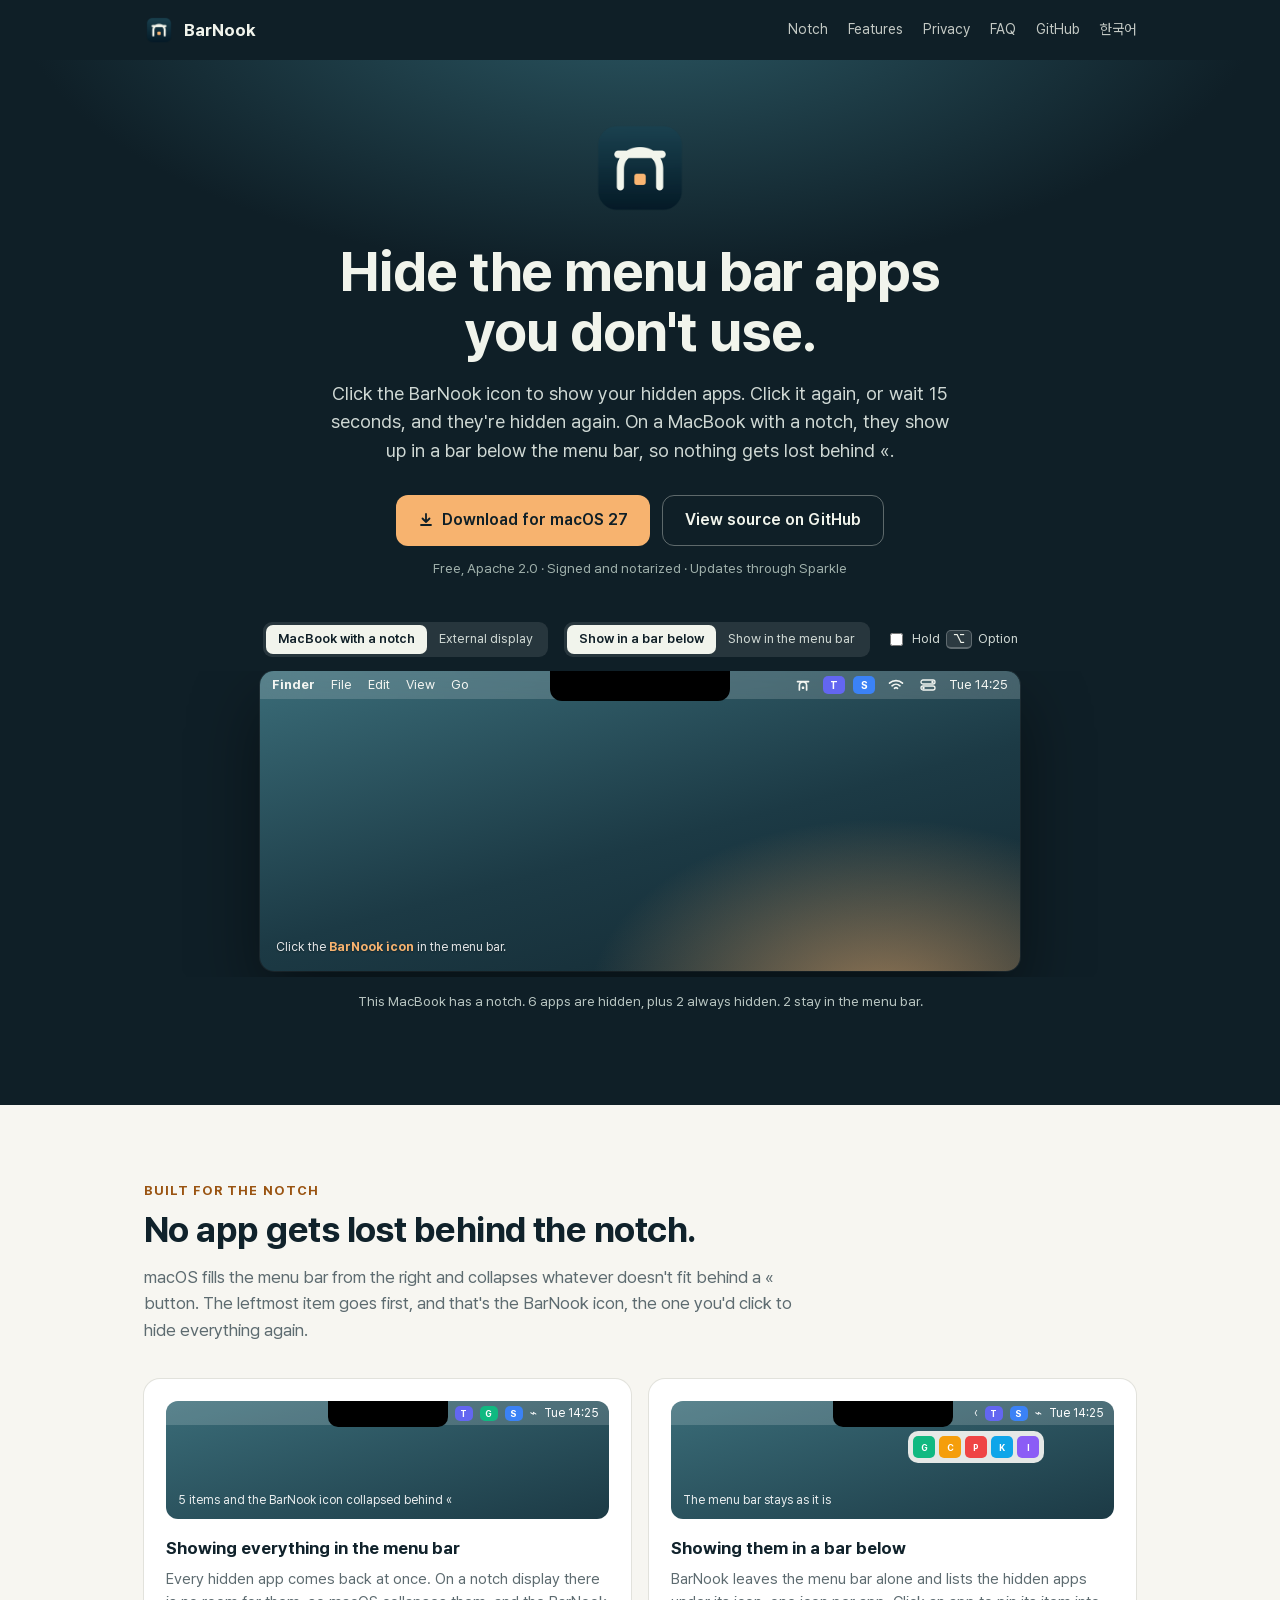
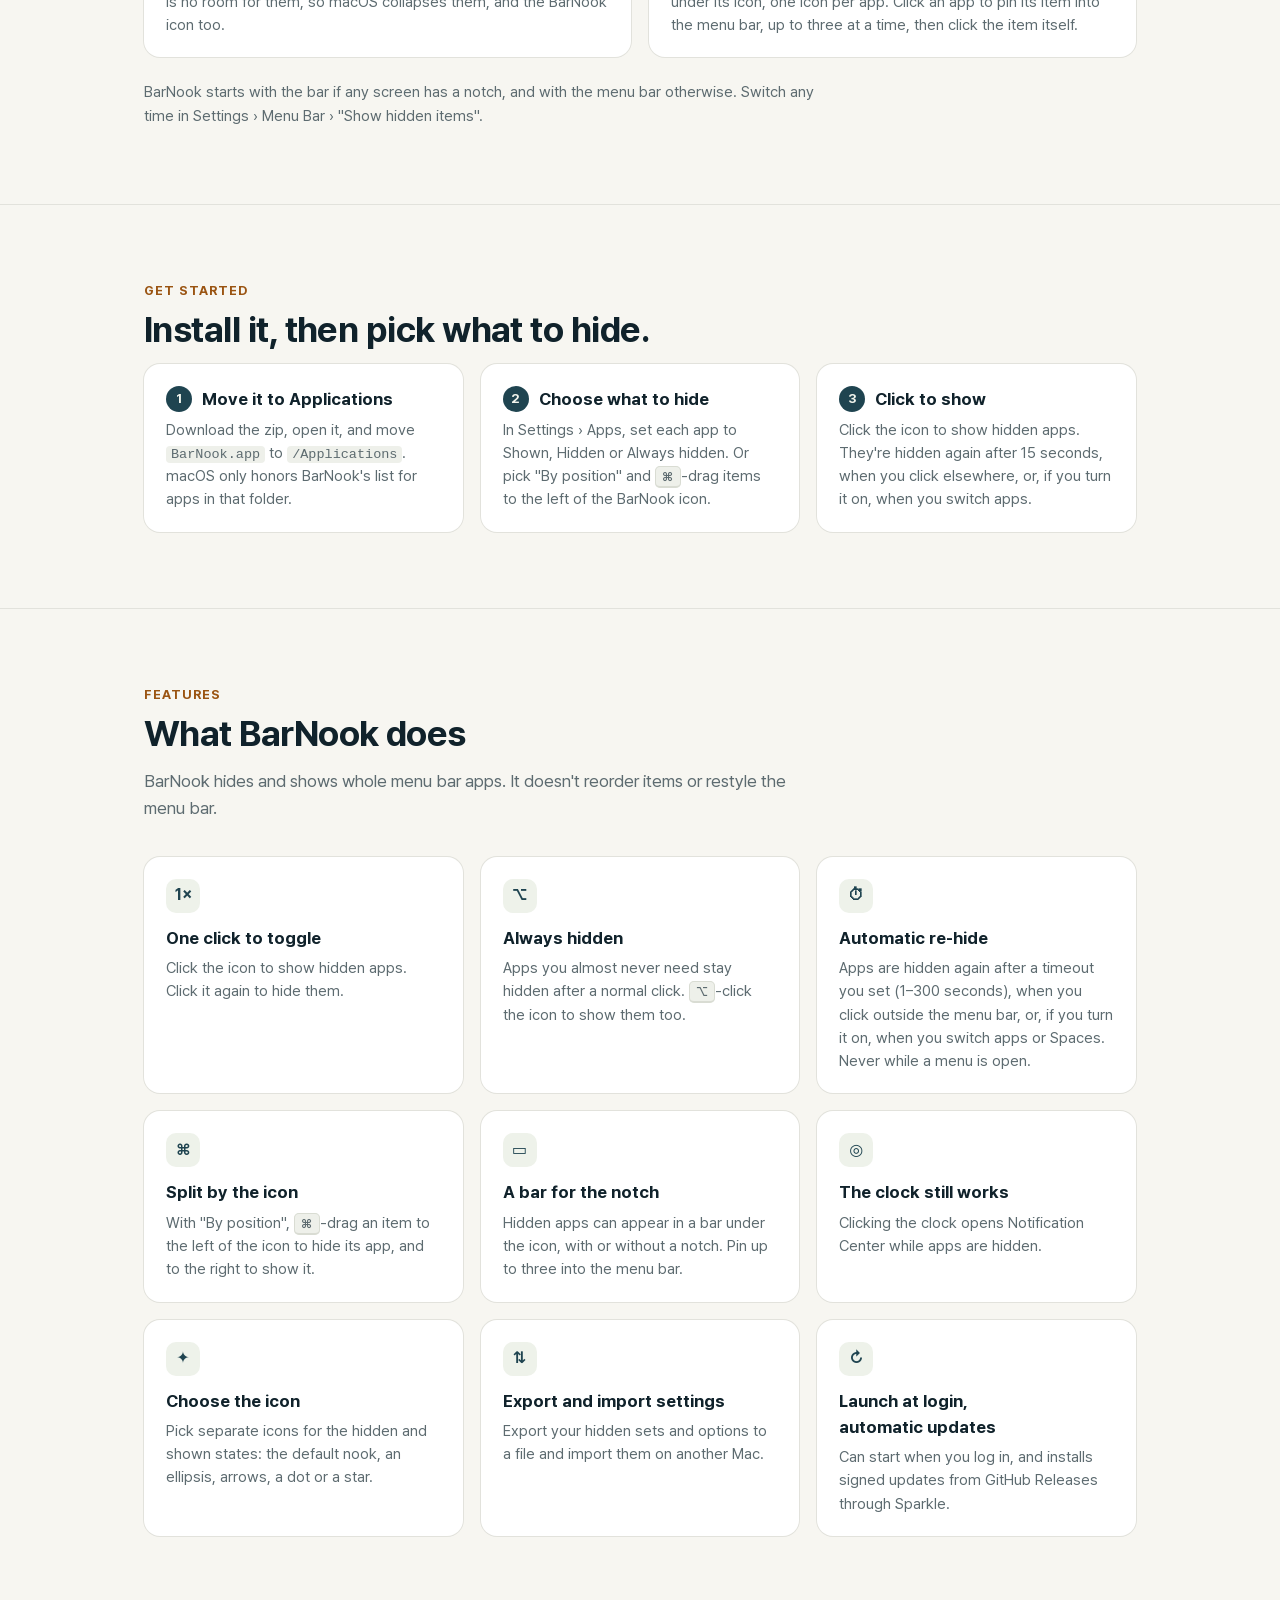
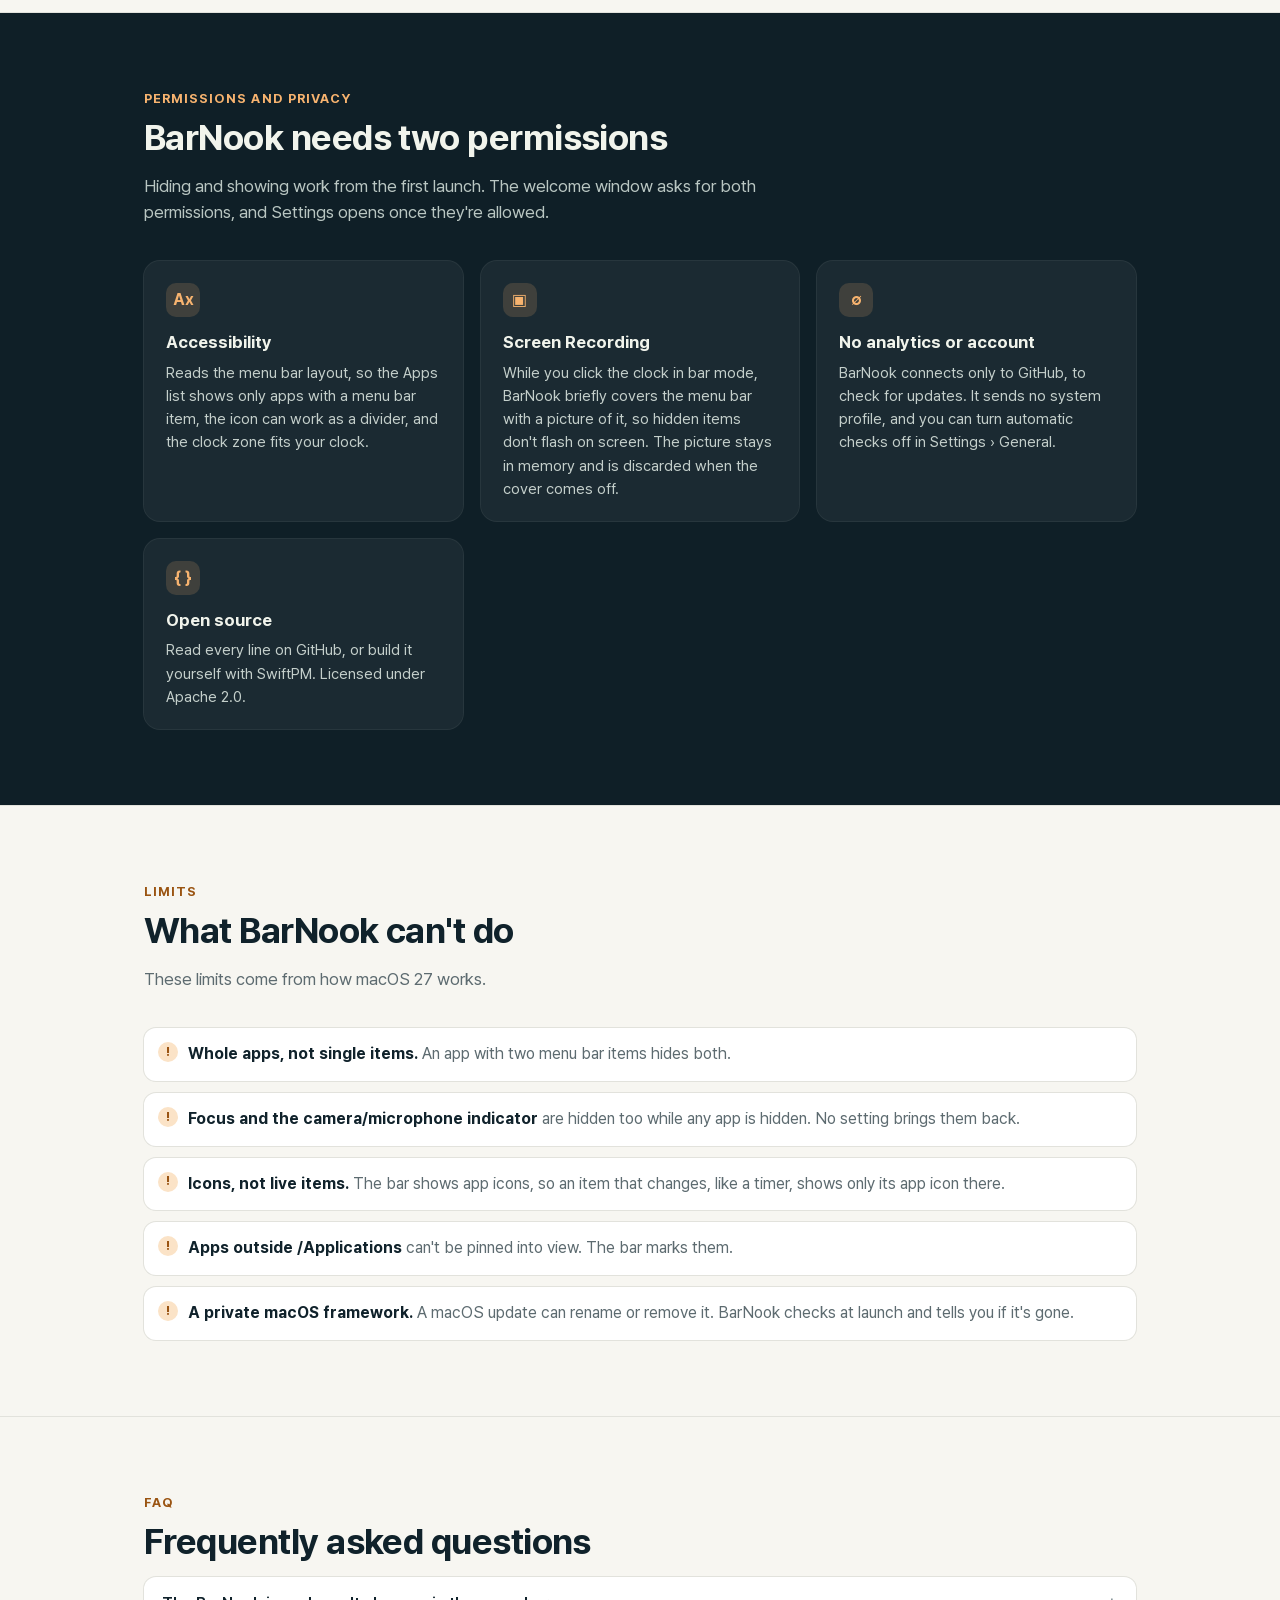
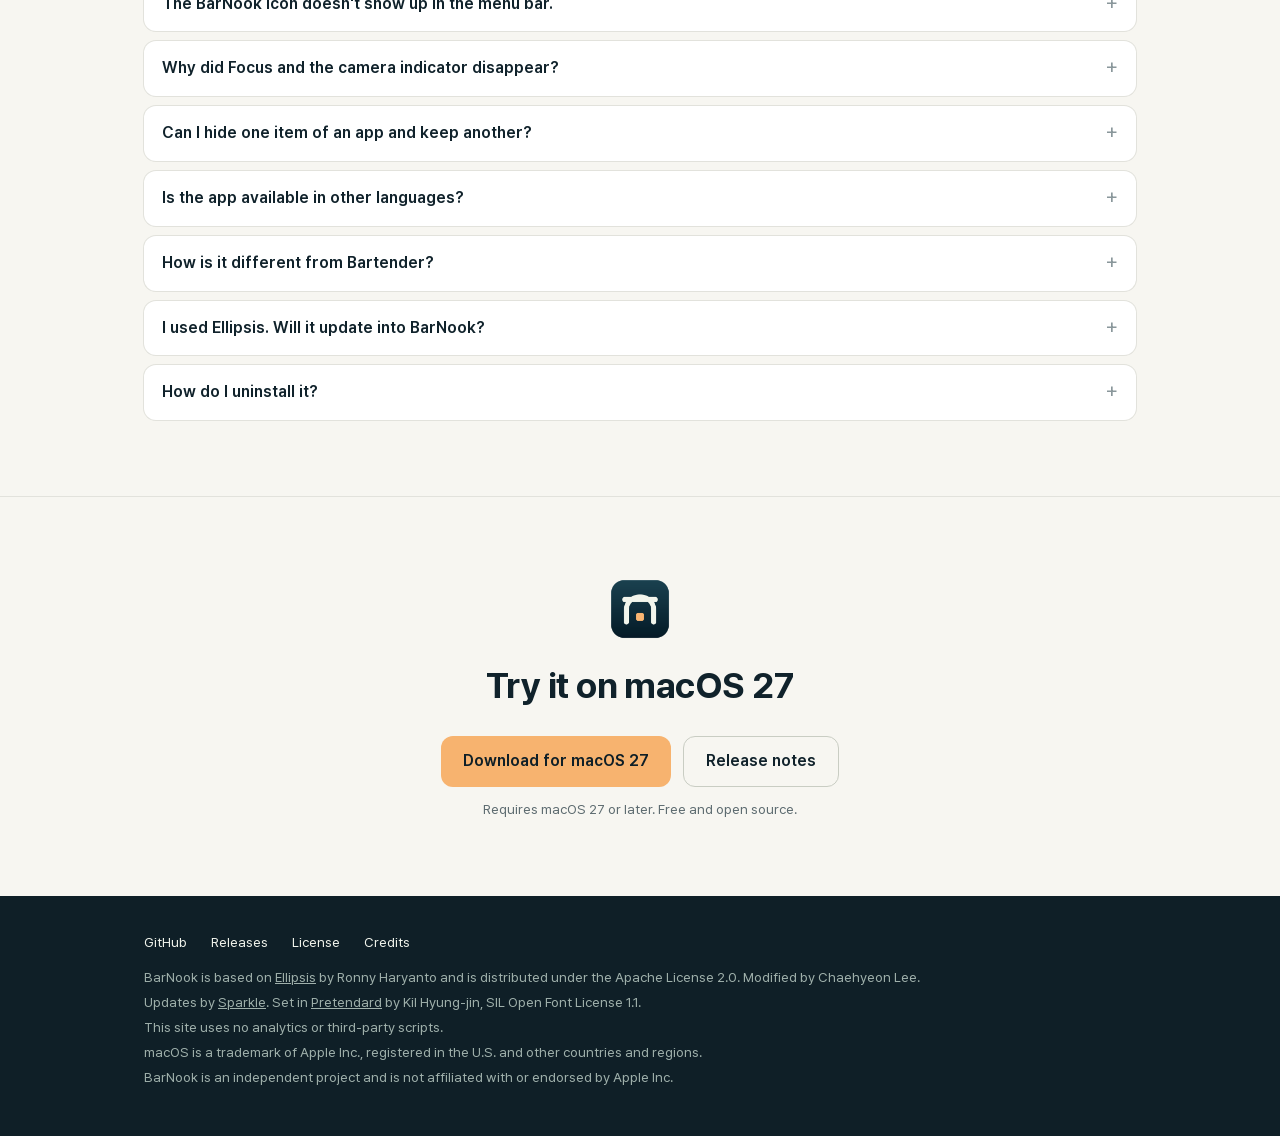
<file: site/index.html>
<!doctype html>
<html lang="en" class="no-js">
<head>
<meta charset="utf-8">
<meta name="viewport" content="width=device-width, initial-scale=1">
<script>document.documentElement.className='js'</script>
<title>BarNook — Hide menu bar apps on macOS 27</title>
<meta name="description" content="BarNook hides the menu bar apps you don't need right now and shows them with one click. Built for macOS 27 and MacBooks with a notch. Free and open source.">
<link rel="canonical" href="https://devch.co.kr/barnook/">
<link rel="alternate" hreflang="en" href="https://devch.co.kr/barnook/">
<link rel="alternate" hreflang="ko" href="https://devch.co.kr/barnook/ko/">
<link rel="alternate" hreflang="x-default" href="https://devch.co.kr/barnook/">
<meta property="og:type" content="website">
<meta property="og:site_name" content="BarNook">
<meta property="og:title" content="BarNook — Hide menu bar apps on macOS 27">
<meta property="og:description" content="Hide the menu bar apps you don't need right now, and show them with one click. Built for MacBooks with a notch. Free and open source.">
<meta property="og:url" content="https://devch.co.kr/barnook/">
<meta property="og:locale" content="en_US">
<meta property="og:locale:alternate" content="ko_KR">
<meta property="og:image" content="https://devch.co.kr/barnook/assets/og/og-en.png">
<meta property="og:image:width" content="1200">
<meta property="og:image:height" content="630">
<meta property="og:image:alt" content="BarNook: Hide the menu bar apps you don't use.">
<meta name="twitter:card" content="summary_large_image">
<meta name="theme-color" content="#0f1f27">
<link rel="icon" type="image/png" href="assets/favicon-64.png">
<link rel="apple-touch-icon" href="assets/apple-touch-icon.png">
<link rel="preload" href="assets/fonts/PretendardVariable.woff2" as="font" type="font/woff2" crossorigin>
<link rel="stylesheet" href="assets/site.css">
<script src="assets/site.js" defer></script>
</head>
<body>

<header>
  <nav class="wrap nav">
    <a class="brand" href="#"><img src="assets/icon-256.png" alt="" width="30" height="30">BarNook</a>
    <div class="links">
      <a href="#notch">Notch</a>
      <a href="#features">Features</a>
      <a href="#privacy">Privacy</a>
      <a href="#faq">FAQ</a>
      <a class="gh" href="https://github.com/chlee1001/barnook">GitHub</a>
      <a class="lang" href="ko/" hreflang="ko" lang="ko">한국어</a>
    </div>
  </nav>
</header>

<div class="hero">
  <div class="wrap">
    <img class="icon" src="assets/icon-256.png" alt="BarNook app icon" width="104" height="104">
    <h1>Hide the menu bar apps<br>you don't use.</h1>
    <p class="lede">Click the BarNook icon to show your hidden apps. Click it again, or wait 15 seconds, and they're hidden again. On a MacBook with a notch, they show up in a bar below the menu bar, so nothing gets lost behind «.</p>
    <div class="cta">
      <a class="btn primary" href="https://github.com/chlee1001/barnook/releases/latest">
        <svg width="16" height="16" viewBox="0 0 16 16" aria-hidden="true"><path d="M8 2v8m-3.5-3.5L8 10l3.5-3.5M3 13h10" fill="none" stroke="currentColor" stroke-width="1.8" stroke-linecap="round" stroke-linejoin="round"/></svg>
        Download for macOS 27
      </a>
      <a class="btn ghost" href="https://github.com/chlee1001/barnook">View source on GitHub</a>
    </div>
    <div class="meta">Free, Apache 2.0 · Signed and notarized · Updates through Sparkle</div>

    <div class="demo" role="group" aria-label="Interactive demo of the BarNook menu bar">
      <div class="demo-controls">
        <div class="seg" id="displaySeg">
          <button type="button" data-v="notch" class="on" aria-pressed="true">MacBook with a notch</button>
          <button type="button" data-v="plain" aria-pressed="false">External display</button>
        </div>
        <div class="seg" id="placementSeg">
          <button type="button" data-v="bar" class="on" aria-pressed="true">Show in a bar below</button>
          <button type="button" data-v="menubar" aria-pressed="false">Show in the menu bar</button>
        </div>
        <label><input type="checkbox" id="optBox"> Hold <kbd>⌥</kbd> Option</label>
      </div>
      <div class="stage-scroll">
        <div class="stage" id="stage">
          <div class="mb" id="mb">
            <div class="mb-left" id="mbLeft"><b>Finder</b><span>File</span><span>Edit</span><span>View</span><span>Go</span></div>
            <div class="mb-right">
              <div class="mb-apps" id="mbApps"><span class="it" style="background:#3b82f6" title="Syncly">S</span><span class="it" style="background:#6366f1" title="Tunnel">T</span><button type="button" class="bn" id="bnIcon" title="BarNook — click to show hidden apps"><svg width="16" height="16" viewBox="0 0 16 16"><path d="M2.5 4.6h11M4.4 13V8.4a3.6 3.6 0 0 1 7.2 0V13" fill="none" stroke="currentColor" stroke-width="1.7" stroke-linecap="round"/><rect x="6.8" y="9.6" width="2.4" height="2.4" rx=".6" fill="currentColor"/></svg></button></div>
              <span class="sys" title="Wi-Fi"><svg width="16" height="12" viewBox="0 0 16 12" aria-hidden="true"><path d="M1.5 4.2a9.5 9.5 0 0 1 13 0M4 6.8a6 6 0 0 1 8 0M6.4 9.3a2.5 2.5 0 0 1 3.2 0" fill="none" stroke="currentColor" stroke-width="1.6" stroke-linecap="round"/></svg></span>
              <span class="sys" title="Control Center"><svg width="16" height="12" viewBox="0 0 16 12" aria-hidden="true"><rect x="1" y="1" width="14" height="4" rx="2" fill="none" stroke="currentColor" stroke-width="1.3"/><circle cx="12.5" cy="3" r="1.2" fill="currentColor"/><rect x="1" y="7" width="14" height="4" rx="2" fill="none" stroke="currentColor" stroke-width="1.3"/><circle cx="3.5" cy="9" r="1.2" fill="currentColor"/></svg></span>
              <span class="clock" id="clock">Tue 14:25</span>
            </div>
          </div>
          <div class="notch"></div>
          <div class="panel off" id="panel"></div>
          <div class="overflow off" id="overflow"></div>
          <div class="desk-hint" id="deskHint">Click the <b>BarNook icon</b> in the menu bar.</div>
        </div>
      </div>
      <p class="demo-caption" id="caption" aria-live="polite">This MacBook has a notch. 6 apps are hidden, plus 2 always hidden. 2 stay in the menu bar.</p>
    </div>
  </div>
</div>

<section id="notch">
  <div class="wrap">
    <p class="eyebrow">Built for the notch</p>
    <h2>No app gets lost behind the notch.</h2>
    <p class="intro">macOS fills the menu bar from the right and collapses whatever doesn't fit behind a « button. The leftmost item goes first, and that's the BarNook icon, the one you'd click to hide everything again.</p>
    <div class="grid g2">
      <div class="card">
        <div class="mini">
          <div class="bar"><span class="more">«</span><span class="it" style="background:#6366f1">T</span><span class="it" style="background:#10b981">G</span><span class="it" style="background:#3b82f6">S</span><span>⌁</span><span class="clk">Tue 14:25</span></div>
          <div class="n"></div>
          <div class="tag bad">5 items and the BarNook icon collapsed behind «</div>
        </div>
        <h3>Showing everything in the menu bar</h3>
        <p>Every hidden app comes back at once. On a notch display there is no room for them, so macOS collapses them, and the BarNook icon too.</p>
      </div>
      <div class="card">
        <div class="mini">
          <div class="bar"><span class="chev">‹</span><span class="it" style="background:#6366f1">T</span><span class="it" style="background:#3b82f6">S</span><span>⌁</span><span class="clk">Tue 14:25</span></div>
          <div class="n"></div>
          <div class="pan"><span class="it" style="background:#10b981">G</span><span class="it" style="background:#f59e0b">C</span><span class="it" style="background:#ef4444">P</span><span class="it" style="background:#0ea5e9">K</span><span class="it" style="background:#8b5cf6">I</span></div>
          <div class="tag good">The menu bar stays as it is</div>
        </div>
        <h3>Showing them in a bar below</h3>
        <p>BarNook leaves the menu bar alone and lists the hidden apps under its icon, one icon per app. Click an app to pin its item into the menu bar, up to three at a time, then click the item itself.</p>
      </div>
    </div>
    <p class="intro note">BarNook starts with the bar if any screen has a notch, and with the menu bar otherwise. Switch any time in Settings › Menu Bar › "Show hidden items".</p>
  </div>
</section>

<section id="how">
  <div class="wrap">
    <p class="eyebrow">Get started</p>
    <h2>Install it, then pick what to hide.</h2>
    <div class="grid g3 steps">
      <div class="card">
        <h3>Move it to Applications</h3>
        <p>Download the zip, open it, and move <code>BarNook.app</code> to <code>/Applications</code>. macOS only honors BarNook's list for apps in that folder.</p>
      </div>
      <div class="card">
        <h3>Choose what to hide</h3>
        <p>In Settings › Apps, set each app to Shown, Hidden or Always hidden. Or pick "By position" and <kbd>⌘</kbd>-drag items to the left of the BarNook icon.</p>
      </div>
      <div class="card">
        <h3>Click to show</h3>
        <p>Click the icon to show hidden apps. They're hidden again after 15 seconds, when you click elsewhere, or, if you turn it on, when you switch apps.</p>
      </div>
    </div>
  </div>
</section>

<section id="features">
  <div class="wrap">
    <p class="eyebrow">Features</p>
    <h2>What BarNook does</h2>
    <p class="intro">BarNook hides and shows whole menu bar apps. It doesn't reorder items or restyle the menu bar.</p>
    <div class="grid g3">
      <div class="card"><div class="k" aria-hidden="true">1×</div><h3>One click to toggle</h3><p>Click the icon to show hidden apps. Click it again to hide them.</p></div>
      <div class="card"><div class="k" aria-hidden="true">⌥</div><h3>Always hidden</h3><p>Apps you almost never need stay hidden after a normal click. <kbd>⌥</kbd>-click the icon to show them too.</p></div>
      <div class="card"><div class="k" aria-hidden="true">⏱</div><h3>Automatic re-hide</h3><p>Apps are hidden again after a timeout you set (1–300 seconds), when you click outside the menu bar, or, if you turn it on, when you switch apps or Spaces. Never while a menu is open.</p></div>
      <div class="card"><div class="k" aria-hidden="true">⌘</div><h3>Split by the icon</h3><p>With "By position", <kbd>⌘</kbd>-drag an item to the left of the icon to hide its app, and to the right to show it.</p></div>
      <div class="card"><div class="k" aria-hidden="true">▭</div><h3>A bar for the notch</h3><p>Hidden apps can appear in a bar under the icon, with or without a notch. Pin up to three into the menu bar.</p></div>
      <div class="card"><div class="k" aria-hidden="true">◎</div><h3>The clock still works</h3><p>Clicking the clock opens Notification Center while apps are hidden.</p></div>
      <div class="card"><div class="k" aria-hidden="true">✦</div><h3>Choose the icon</h3><p>Pick separate icons for the hidden and shown states: the default nook, an ellipsis, arrows, a dot or a star.</p></div>
      <div class="card"><div class="k" aria-hidden="true">⇅</div><h3>Export and import settings</h3><p>Export your hidden sets and options to a file and import them on another Mac.</p></div>
      <div class="card"><div class="k" aria-hidden="true">↻</div><h3>Launch at login, automatic updates</h3><p>Can start when you log in, and installs signed updates from GitHub Releases through Sparkle.</p></div>
    </div>
  </div>
</section>

<section id="privacy" class="privacy">
  <div class="wrap">
    <p class="eyebrow">Permissions and privacy</p>
    <h2>BarNook needs two permissions</h2>
    <p class="intro">Hiding and showing work from the first launch. The welcome window asks for both permissions, and Settings opens once they're allowed.</p>
    <div class="grid g2">
      <div class="card"><div class="k" aria-hidden="true">Ax</div><h3>Accessibility</h3><p>Reads the menu bar layout, so the Apps list shows only apps with a menu bar item, the icon can work as a divider, and the clock zone fits your clock.</p></div>
      <div class="card"><div class="k" aria-hidden="true">▣</div><h3>Screen Recording</h3><p>While you click the clock in bar mode, BarNook briefly covers the menu bar with a picture of it, so hidden items don't flash on screen. The picture stays in memory and is discarded when the cover comes off.</p></div>
      <div class="card"><div class="k" aria-hidden="true">∅</div><h3>No analytics or account</h3><p>BarNook connects only to GitHub, to check for updates. It sends no system profile, and you can turn automatic checks off in Settings › General.</p></div>
      <div class="card"><div class="k" aria-hidden="true">{ }</div><h3>Open source</h3><p>Read every line on GitHub, or build it yourself with SwiftPM. Licensed under Apache 2.0.</p></div>
    </div>
  </div>
</section>

<section id="limits">
  <div class="wrap">
    <p class="eyebrow">Limits</p>
    <h2>What BarNook can't do</h2>
    <p class="intro">These limits come from how macOS 27 works.</p>
    <ul class="limits">
      <li><b>Whole apps, not single items.</b> An app with two menu bar items hides both.</li>
      <li><b>Focus and the camera/microphone indicator</b> are hidden too while any app is hidden. No setting brings them back.</li>
      <li><b>Icons, not live items.</b> The bar shows app icons, so an item that changes, like a timer, shows only its app icon there.</li>
      <li><b>Apps outside /Applications</b> can't be pinned into view. The bar marks them.</li>
      <li><b>A private macOS framework.</b> A macOS update can rename or remove it. BarNook checks at launch and tells you if it's gone.</li>
    </ul>
  </div>
</section>

<section id="faq">
  <div class="wrap">
    <p class="eyebrow">FAQ</p>
    <h2>Frequently asked questions</h2>
    <details>
      <summary>The BarNook icon doesn't show up in the menu bar.</summary>
      <p>Check that BarNook runs from <code>/Applications</code>. macOS matches BarNook's list against apps in that folder only, so a copy anywhere else hides its own icon.</p>
    </details>
    <details>
      <summary>Why did Focus and the camera indicator disappear?</summary>
      <p>macOS hides them while any app is hidden. It's a limit of the system mechanism BarNook uses. They come back only when nothing is hidden, for example after you quit BarNook.</p>
    </details>
    <details>
      <summary>Can I hide one item of an app and keep another?</summary>
      <p>No. macOS 27 hides per app, so both items hide together.</p>
    </details>
    <details>
      <summary>Is the app available in other languages?</summary>
      <p>No. BarNook's menus and Settings are in English only.</p>
    </details>
    <details>
      <summary>How is it different from Bartender?</summary>
      <p>BarNook does one thing: it hides and shows whole apps, with a bar for the notch. It doesn't rearrange items, search them or restyle the menu bar. If you need those, Bartender does more.</p>
    </details>
    <details>
      <summary>I used Ellipsis. Will it update into BarNook?</summary>
      <p>No. BarNook is a separate app with its own signing and update key. Install it once, then set up your hidden apps again.</p>
    </details>
    <details>
      <summary>How do I uninstall it?</summary>
      <p>Quit BarNook from its icon menu. Every item returns to the menu bar. Then move BarNook to the Trash.</p>
    </details>
  </div>
</section>

<section class="final">
  <div class="wrap">
    <img src="assets/icon-256.png" alt="" width="72" height="72">
    <h2>Try it on macOS 27</h2>
    <div class="cta">
      <a class="btn primary" href="https://github.com/chlee1001/barnook/releases/latest">Download for macOS 27</a>
      <a class="btn ghost" href="https://github.com/chlee1001/barnook/releases">Release notes</a>
    </div>
    <div class="meta">Requires macOS 27 or later. Free and open source.</div>
  </div>
</section>

<footer>
  <div class="wrap">
    <div class="row">
      <a href="https://github.com/chlee1001/barnook">GitHub</a>
      <a href="https://github.com/chlee1001/barnook/releases">Releases</a>
      <a href="https://github.com/chlee1001/barnook/blob/main/LICENSE">License</a>
      <a href="https://github.com/chlee1001/barnook/blob/main/CREDITS.md">Credits</a>
    </div>
    <p>BarNook is based on <a href="https://github.com/ronny/ellipsis">Ellipsis</a> by Ronny Haryanto and is distributed under the Apache License 2.0. Modified by Chaehyeon Lee.</p>
    <p>Updates by <a href="https://sparkle-project.org">Sparkle</a>. Set in <a href="assets/fonts/LICENSE.txt">Pretendard</a> by Kil Hyung-jin, SIL Open Font License 1.1.</p>
    <p>This site uses no analytics or third-party scripts.</p>
    <p>macOS is a trademark of Apple Inc., registered in the U.S. and other countries and regions.</p>
    <p>BarNook is an independent project and is not affiliated with or endorsed by Apple Inc.</p>
  </div>
</footer>

</body>
</html>
</file>
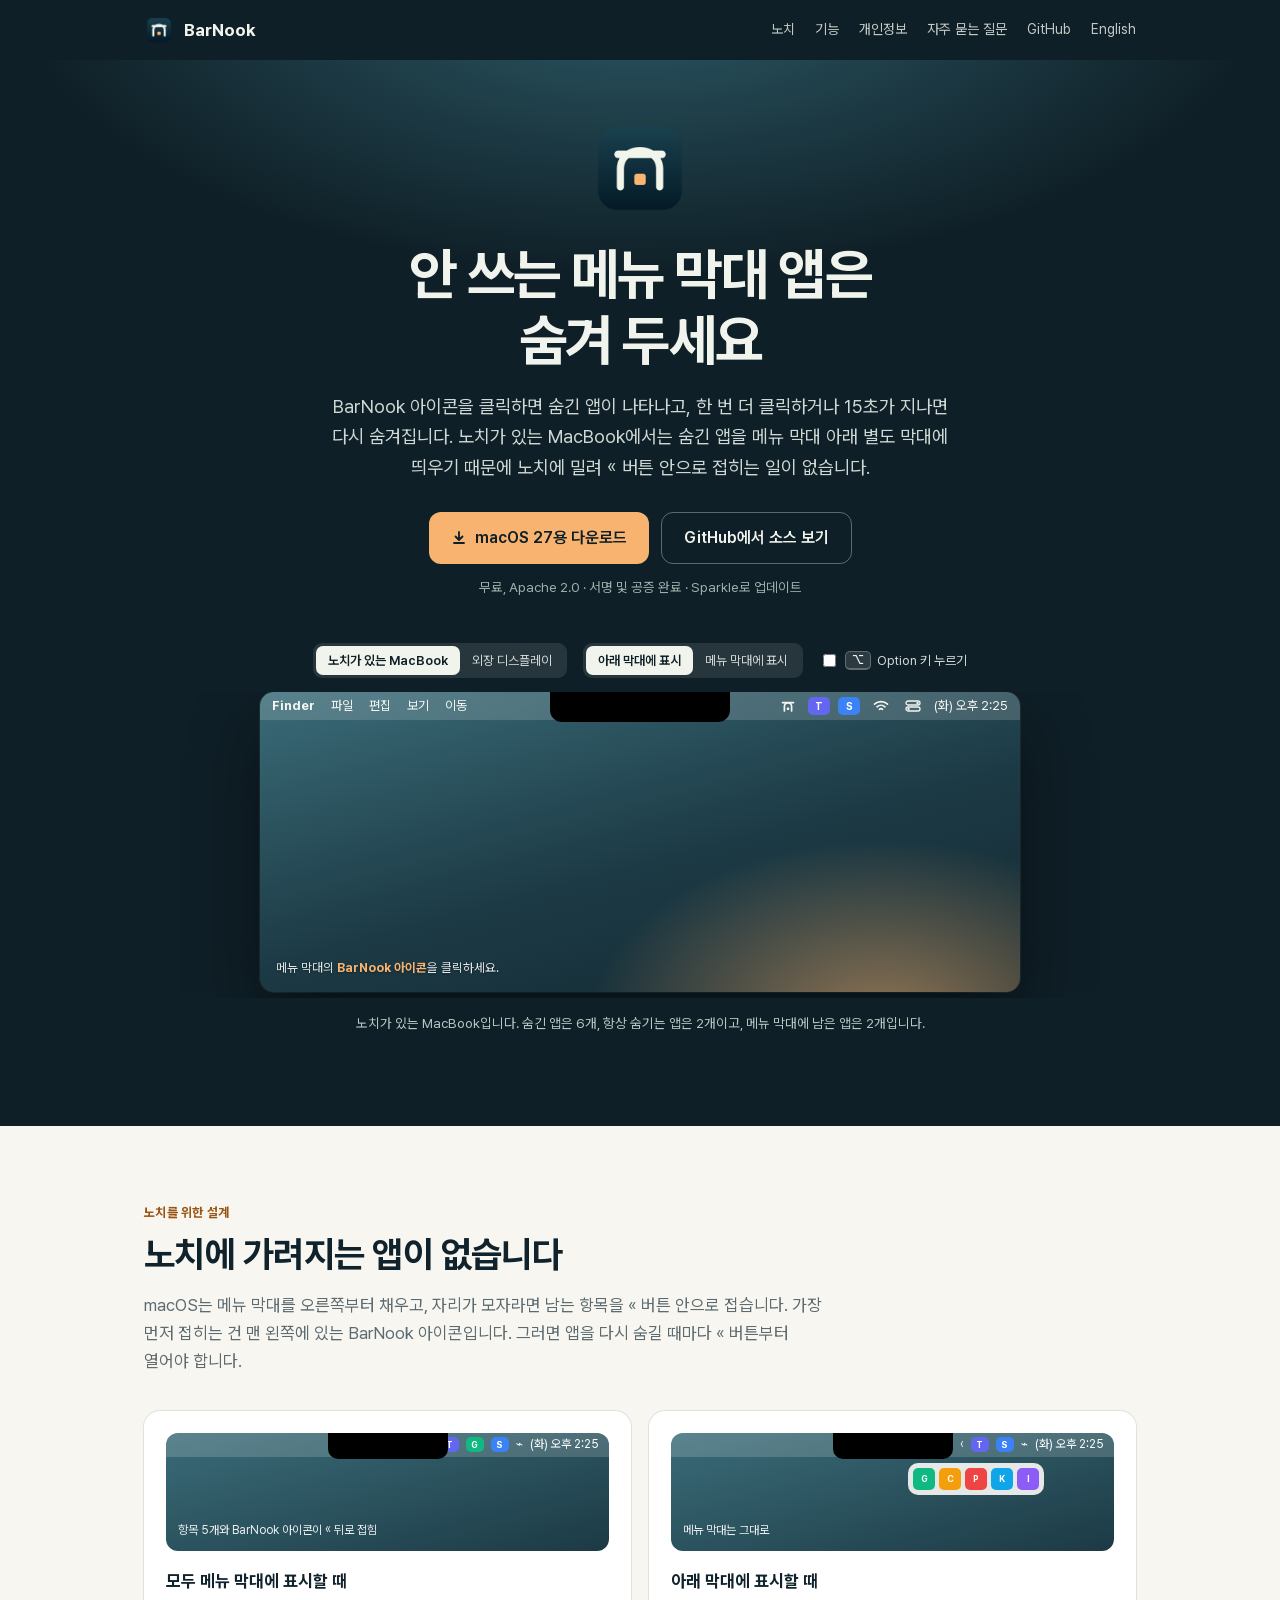
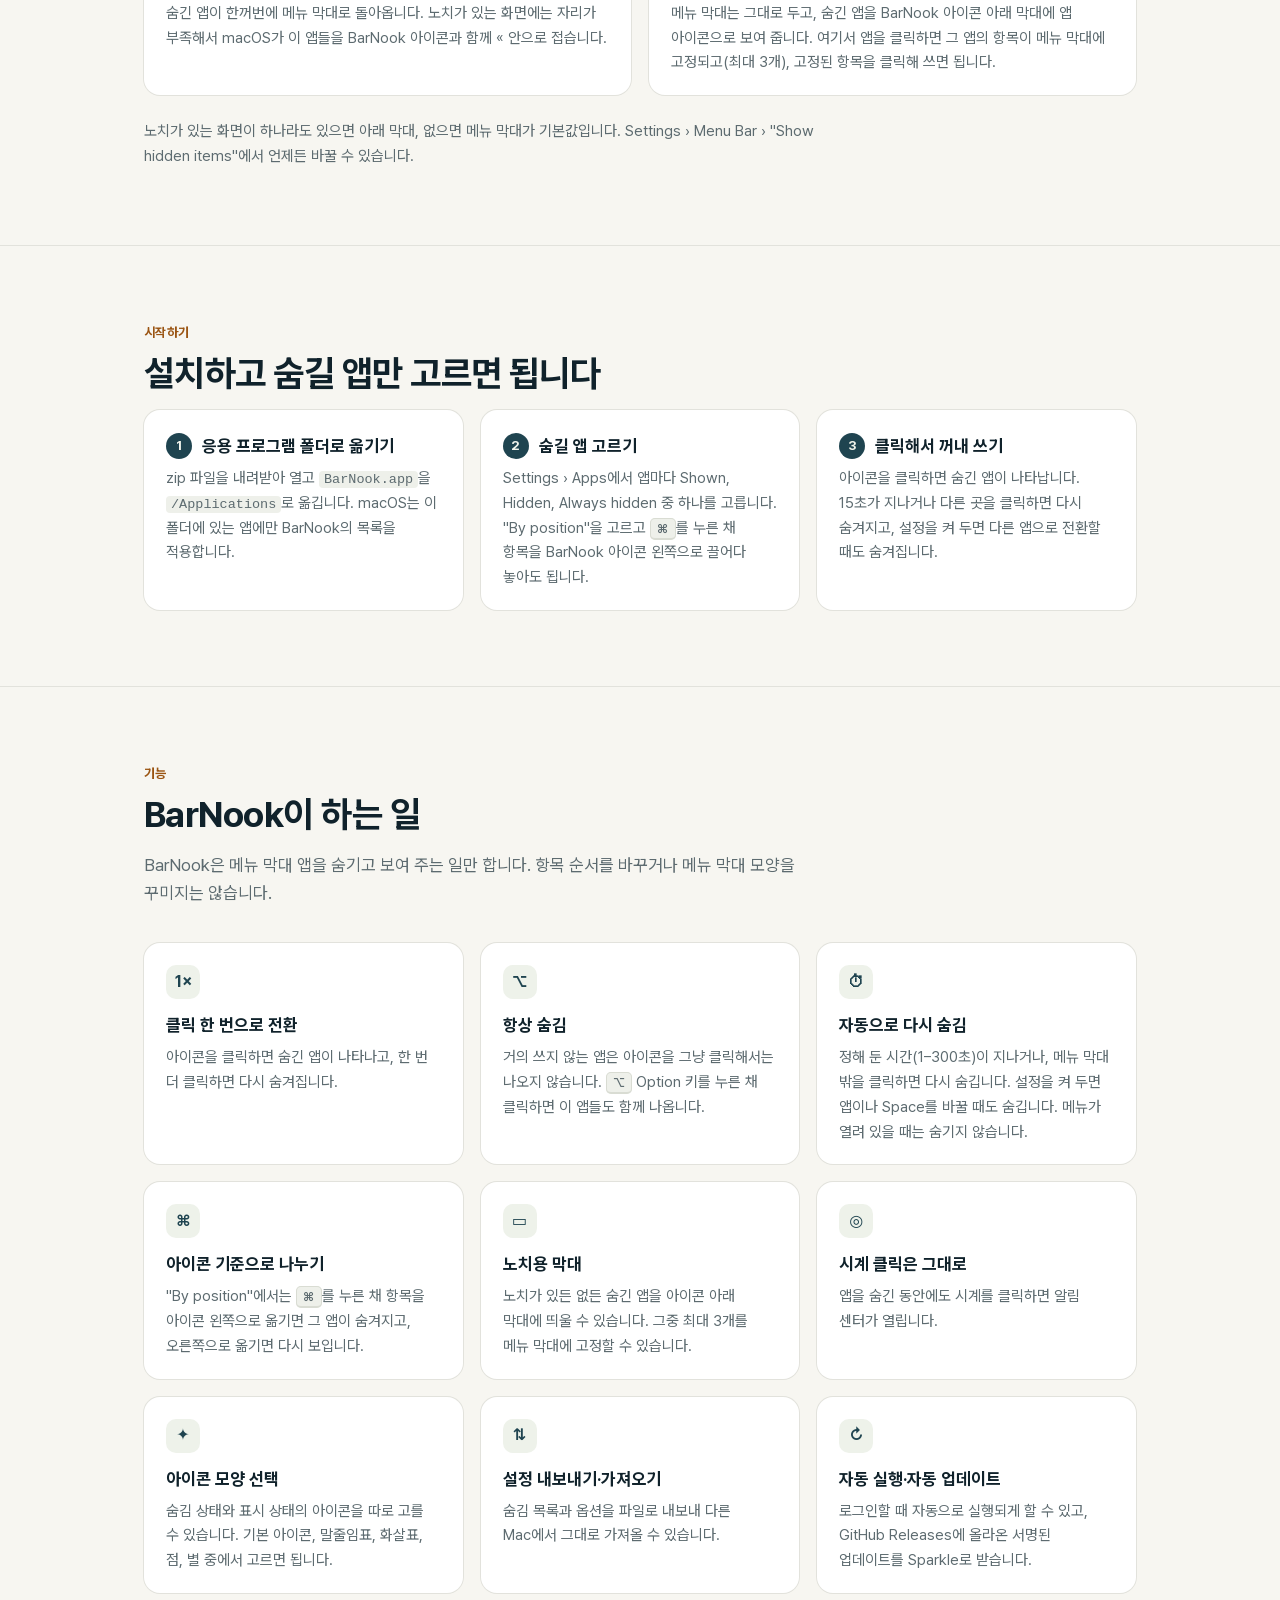
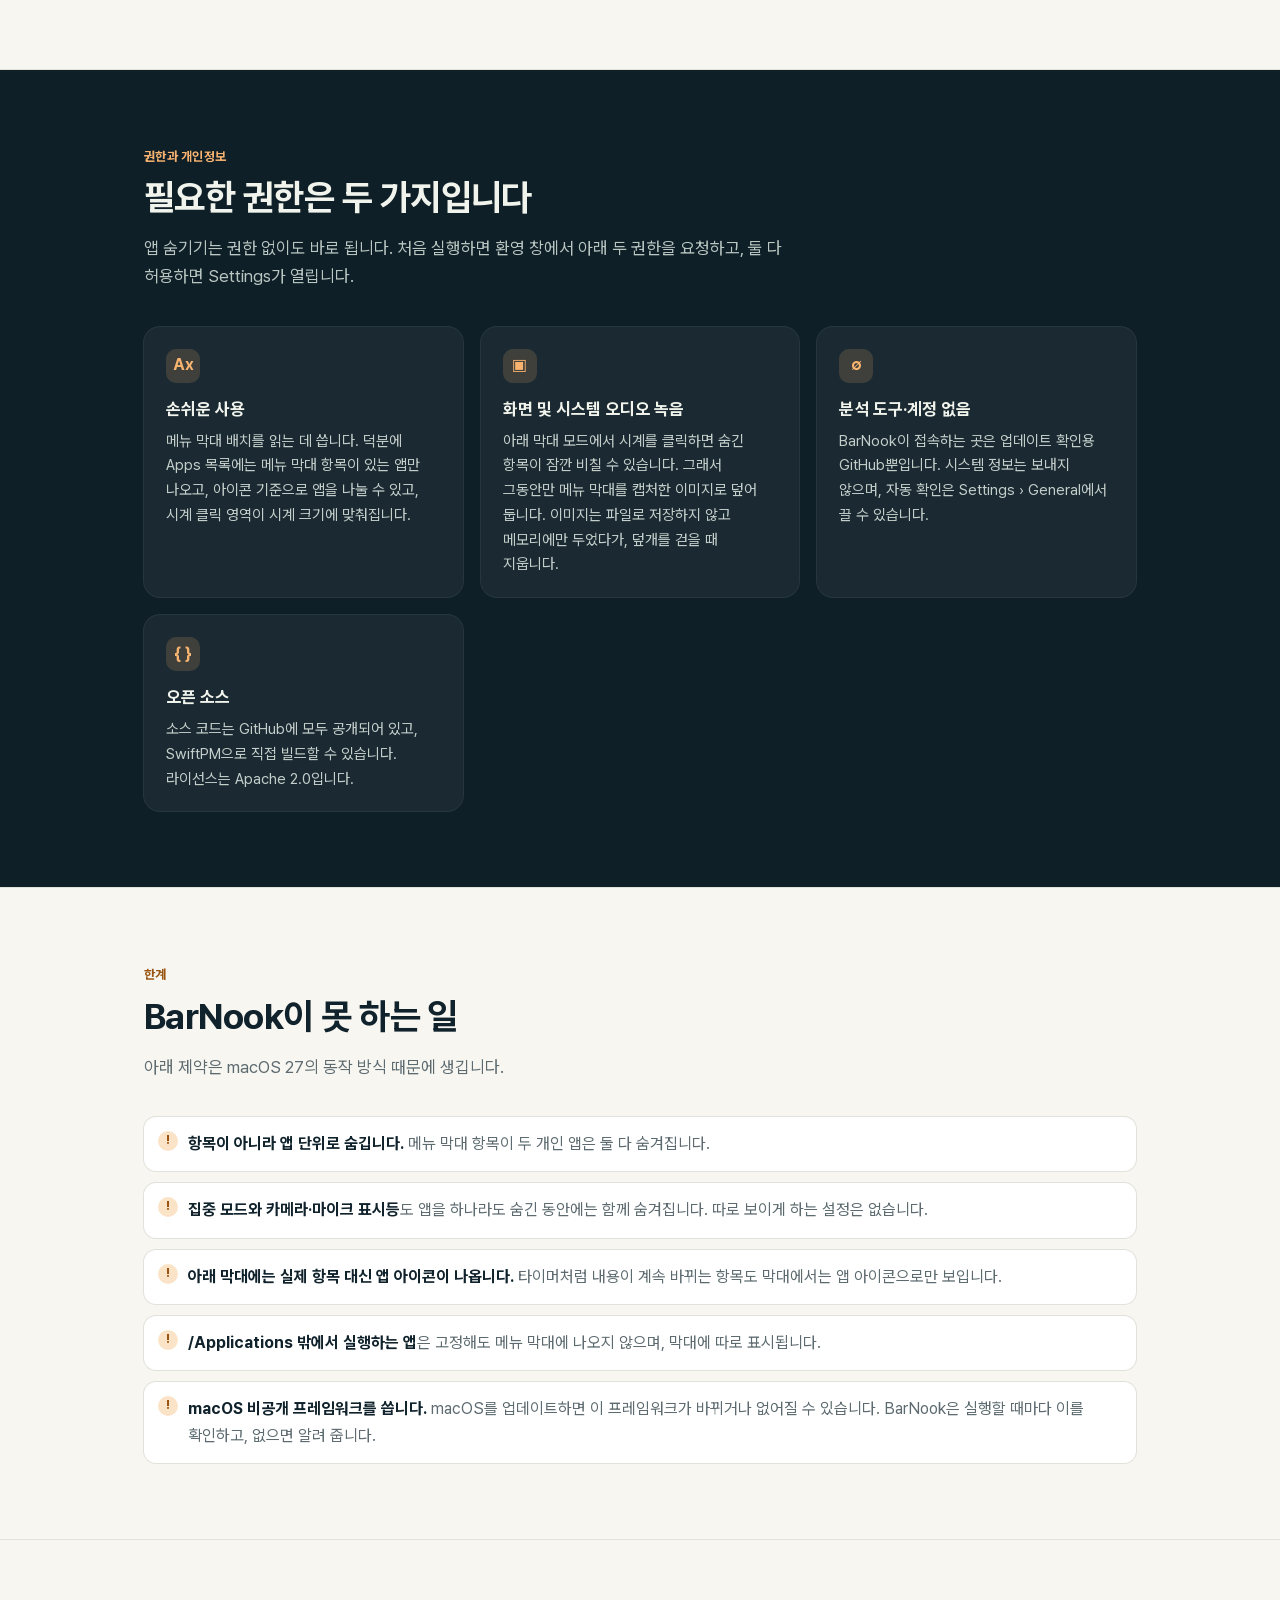
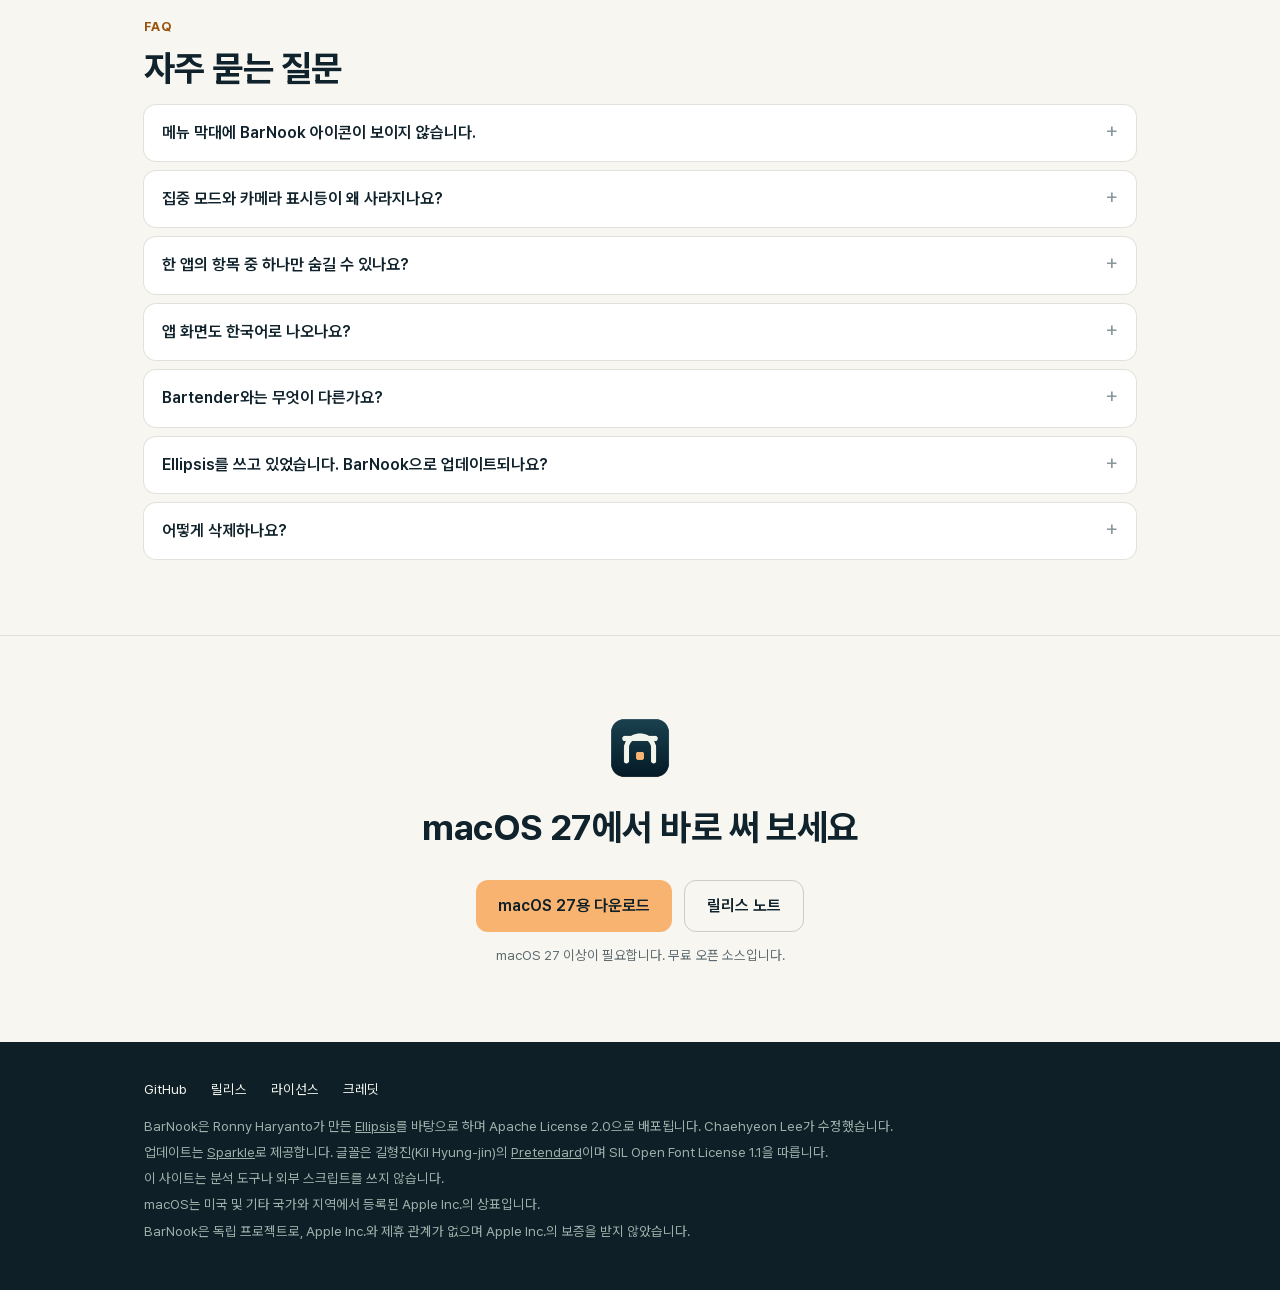
<file: site/ko/index.html>
<!doctype html>
<html lang="ko" class="no-js">
<head>
<meta charset="utf-8">
<meta name="viewport" content="width=device-width, initial-scale=1">
<script>document.documentElement.className='js'</script>
<title>BarNook — macOS 27 메뉴 막대 앱 숨기기</title>
<meta name="description" content="BarNook은 안 쓰는 메뉴 막대 앱을 숨겨 두었다가 아이콘을 클릭하면 보여 줍니다. macOS 27과 노치가 있는 MacBook용 무료 오픈 소스 앱입니다.">
<link rel="canonical" href="https://devch.co.kr/barnook/ko/">
<link rel="alternate" hreflang="en" href="https://devch.co.kr/barnook/">
<link rel="alternate" hreflang="ko" href="https://devch.co.kr/barnook/ko/">
<link rel="alternate" hreflang="x-default" href="https://devch.co.kr/barnook/">
<meta property="og:type" content="website">
<meta property="og:site_name" content="BarNook">
<meta property="og:title" content="BarNook — macOS 27 메뉴 막대 앱 숨기기">
<meta property="og:description" content="안 쓰는 메뉴 막대 앱은 숨겨 두고, 필요할 때 아이콘을 클릭해 꺼내 쓰세요. 노치가 있는 MacBook을 위해 만들었습니다. 무료 오픈 소스입니다.">
<meta property="og:url" content="https://devch.co.kr/barnook/ko/">
<meta property="og:locale" content="ko_KR">
<meta property="og:locale:alternate" content="en_US">
<meta property="og:image" content="https://devch.co.kr/barnook/assets/og/og-ko.png">
<meta property="og:image:width" content="1200">
<meta property="og:image:height" content="630">
<meta property="og:image:alt" content="BarNook: 안 쓰는 메뉴 막대 앱은 숨겨 두세요">
<meta name="twitter:card" content="summary_large_image">
<meta name="theme-color" content="#0f1f27">
<link rel="icon" type="image/png" href="../assets/favicon-64.png">
<link rel="apple-touch-icon" href="../assets/apple-touch-icon.png">
<link rel="preload" href="../assets/fonts/PretendardVariable.woff2" as="font" type="font/woff2" crossorigin>
<link rel="stylesheet" href="../assets/site.css">
<script src="../assets/site.js" defer></script>
</head>
<body>

<header>
  <nav class="wrap nav">
    <a class="brand" href="#"><img src="../assets/icon-256.png" alt="" width="30" height="30">BarNook</a>
    <div class="links">
      <a href="#notch">노치</a>
      <a href="#features">기능</a>
      <a href="#privacy">개인정보</a>
      <a href="#faq">자주 묻는 질문</a>
      <a class="gh" href="https://github.com/chlee1001/barnook">GitHub</a>
      <a class="lang" href="../" hreflang="en" lang="en">English</a>
    </div>
  </nav>
</header>

<div class="hero">
  <div class="wrap">
    <img class="icon" src="../assets/icon-256.png" alt="BarNook 앱 아이콘" width="104" height="104">
    <h1>안 쓰는 메뉴 막대 앱은<br>숨겨 두세요</h1>
    <p class="lede">BarNook 아이콘을 클릭하면 숨긴 앱이 나타나고, 한 번 더 클릭하거나 15초가 지나면 다시 숨겨집니다. 노치가 있는 MacBook에서는 숨긴 앱을 메뉴 막대 아래 별도 막대에 띄우기 때문에 노치에 밀려 «&nbsp;버튼 안으로 접히는 일이 없습니다.</p>
    <div class="cta">
      <a class="btn primary" href="https://github.com/chlee1001/barnook/releases/latest">
        <svg width="16" height="16" viewBox="0 0 16 16" aria-hidden="true"><path d="M8 2v8m-3.5-3.5L8 10l3.5-3.5M3 13h10" fill="none" stroke="currentColor" stroke-width="1.8" stroke-linecap="round" stroke-linejoin="round"/></svg>
        macOS 27용 다운로드
      </a>
      <a class="btn ghost" href="https://github.com/chlee1001/barnook">GitHub에서 소스 보기</a>
    </div>
    <div class="meta">무료, Apache 2.0 · 서명 및 공증 완료 · Sparkle로 업데이트</div>

    <div class="demo" role="group" aria-label="BarNook 메뉴 막대 체험 데모">
      <div class="demo-controls">
        <div class="seg" id="displaySeg">
          <button type="button" data-v="notch" class="on" aria-pressed="true">노치가 있는 MacBook</button>
          <button type="button" data-v="plain" aria-pressed="false">외장 디스플레이</button>
        </div>
        <div class="seg" id="placementSeg">
          <button type="button" data-v="bar" class="on" aria-pressed="true">아래 막대에 표시</button>
          <button type="button" data-v="menubar" aria-pressed="false">메뉴 막대에 표시</button>
        </div>
        <label><input type="checkbox" id="optBox"> <kbd>⌥</kbd> Option 키 누르기</label>
      </div>
      <div class="stage-scroll">
        <div class="stage" id="stage">
          <div class="mb" id="mb">
            <div class="mb-left" id="mbLeft"><b>Finder</b><span>파일</span><span>편집</span><span>보기</span><span>이동</span></div>
            <div class="mb-right">
              <div class="mb-apps" id="mbApps"><span class="it" style="background:#3b82f6" title="Syncly">S</span><span class="it" style="background:#6366f1" title="Tunnel">T</span><button type="button" class="bn" id="bnIcon" title="BarNook — 클릭하면 숨긴 앱을 보여 줍니다"><svg width="16" height="16" viewBox="0 0 16 16"><path d="M2.5 4.6h11M4.4 13V8.4a3.6 3.6 0 0 1 7.2 0V13" fill="none" stroke="currentColor" stroke-width="1.7" stroke-linecap="round"/><rect x="6.8" y="9.6" width="2.4" height="2.4" rx=".6" fill="currentColor"/></svg></button></div>
              <span class="sys" title="Wi-Fi"><svg width="16" height="12" viewBox="0 0 16 12" aria-hidden="true"><path d="M1.5 4.2a9.5 9.5 0 0 1 13 0M4 6.8a6 6 0 0 1 8 0M6.4 9.3a2.5 2.5 0 0 1 3.2 0" fill="none" stroke="currentColor" stroke-width="1.6" stroke-linecap="round"/></svg></span>
              <span class="sys" title="제어 센터"><svg width="16" height="12" viewBox="0 0 16 12" aria-hidden="true"><rect x="1" y="1" width="14" height="4" rx="2" fill="none" stroke="currentColor" stroke-width="1.3"/><circle cx="12.5" cy="3" r="1.2" fill="currentColor"/><rect x="1" y="7" width="14" height="4" rx="2" fill="none" stroke="currentColor" stroke-width="1.3"/><circle cx="3.5" cy="9" r="1.2" fill="currentColor"/></svg></span>
              <span class="clock" id="clock">(화) 오후 2:25</span>
            </div>
          </div>
          <div class="notch"></div>
          <div class="panel off" id="panel"></div>
          <div class="overflow off" id="overflow"></div>
          <div class="desk-hint" id="deskHint">메뉴 막대의 <b>BarNook 아이콘</b>을 클릭하세요.</div>
        </div>
      </div>
      <p class="demo-caption" id="caption" aria-live="polite">노치가 있는 MacBook입니다. 숨긴 앱은 6개, 항상 숨기는 앱은 2개이고, 메뉴 막대에 남은 앱은 2개입니다.</p>
    </div>
  </div>
</div>

<section id="notch">
  <div class="wrap">
    <p class="eyebrow">노치를 위한 설계</p>
    <h2>노치에 가려지는 앱이 없습니다</h2>
    <p class="intro">macOS는 메뉴 막대를 오른쪽부터 채우고, 자리가 모자라면 남는 항목을 « 버튼 안으로 접습니다. 가장 먼저 접히는 건 맨 왼쪽에 있는 BarNook 아이콘입니다. 그러면 앱을 다시 숨길 때마다 « 버튼부터 열어야 합니다.</p>
    <div class="grid g2">
      <div class="card">
        <div class="mini">
          <div class="bar"><span class="more">«</span><span class="it" style="background:#6366f1">T</span><span class="it" style="background:#10b981">G</span><span class="it" style="background:#3b82f6">S</span><span>⌁</span><span class="clk">(화) 오후 2:25</span></div>
          <div class="n"></div>
          <div class="tag bad">항목 5개와 BarNook 아이콘이 « 뒤로 접힘</div>
        </div>
        <h3>모두 메뉴 막대에 표시할 때</h3>
        <p>숨긴 앱이 한꺼번에 메뉴 막대로 돌아옵니다. 노치가 있는 화면에는 자리가 부족해서 macOS가 이 앱들을 BarNook 아이콘과 함께 « 안으로 접습니다.</p>
      </div>
      <div class="card">
        <div class="mini">
          <div class="bar"><span class="chev">‹</span><span class="it" style="background:#6366f1">T</span><span class="it" style="background:#3b82f6">S</span><span>⌁</span><span class="clk">(화) 오후 2:25</span></div>
          <div class="n"></div>
          <div class="pan"><span class="it" style="background:#10b981">G</span><span class="it" style="background:#f59e0b">C</span><span class="it" style="background:#ef4444">P</span><span class="it" style="background:#0ea5e9">K</span><span class="it" style="background:#8b5cf6">I</span></div>
          <div class="tag good">메뉴 막대는 그대로</div>
        </div>
        <h3>아래 막대에 표시할 때</h3>
        <p>메뉴 막대는 그대로 두고, 숨긴 앱을 BarNook 아이콘 아래 막대에 앱 아이콘으로 보여 줍니다. 여기서 앱을 클릭하면 그 앱의 항목이 메뉴 막대에 고정되고(최대 3개), 고정된 항목을 클릭해 쓰면 됩니다.</p>
      </div>
    </div>
    <p class="intro note">노치가 있는 화면이 하나라도 있으면 아래 막대, 없으면 메뉴 막대가 기본값입니다. Settings › Menu Bar › "Show hidden items"에서 언제든 바꿀 수 있습니다.</p>
  </div>
</section>

<section id="how">
  <div class="wrap">
    <p class="eyebrow">시작하기</p>
    <h2>설치하고 숨길 앱만 고르면 됩니다</h2>
    <div class="grid g3 steps">
      <div class="card">
        <h3>응용 프로그램 폴더로 옮기기</h3>
        <p>zip 파일을 내려받아 열고 <code>BarNook.app</code>을 <code>/Applications</code>로 옮깁니다. macOS는 이 폴더에 있는 앱에만 BarNook의 목록을 적용합니다.</p>
      </div>
      <div class="card">
        <h3>숨길 앱 고르기</h3>
        <p>Settings › Apps에서 앱마다 Shown, Hidden, Always hidden 중 하나를 고릅니다. "By position"을 고르고 <kbd>⌘</kbd>를 누른 채 항목을 BarNook 아이콘 왼쪽으로 끌어다 놓아도 됩니다.</p>
      </div>
      <div class="card">
        <h3>클릭해서 꺼내 쓰기</h3>
        <p>아이콘을 클릭하면 숨긴 앱이 나타납니다. 15초가 지나거나 다른 곳을 클릭하면 다시 숨겨지고, 설정을 켜 두면 다른 앱으로 전환할 때도 숨겨집니다.</p>
      </div>
    </div>
  </div>
</section>

<section id="features">
  <div class="wrap">
    <p class="eyebrow">기능</p>
    <h2>BarNook이 하는 일</h2>
    <p class="intro">BarNook은 메뉴 막대 앱을 숨기고 보여 주는 일만 합니다. 항목 순서를 바꾸거나 메뉴 막대 모양을 꾸미지는 않습니다.</p>
    <div class="grid g3">
      <div class="card"><div class="k" aria-hidden="true">1×</div><h3>클릭 한 번으로 전환</h3><p>아이콘을 클릭하면 숨긴 앱이 나타나고, 한 번 더 클릭하면 다시 숨겨집니다.</p></div>
      <div class="card"><div class="k" aria-hidden="true">⌥</div><h3>항상 숨김</h3><p>거의 쓰지 않는 앱은 아이콘을 그냥 클릭해서는 나오지 않습니다. <kbd>⌥</kbd> Option 키를 누른 채 클릭하면 이 앱들도 함께 나옵니다.</p></div>
      <div class="card"><div class="k" aria-hidden="true">⏱</div><h3>자동으로 다시 숨김</h3><p>정해 둔 시간(1–300초)이 지나거나, 메뉴 막대 밖을 클릭하면 다시 숨깁니다. 설정을 켜 두면 앱이나 Space를 바꿀 때도 숨깁니다. 메뉴가 열려 있을 때는 숨기지 않습니다.</p></div>
      <div class="card"><div class="k" aria-hidden="true">⌘</div><h3>아이콘 기준으로 나누기</h3><p>"By position"에서는 <kbd>⌘</kbd>를 누른 채 항목을 아이콘 왼쪽으로 옮기면 그 앱이 숨겨지고, 오른쪽으로 옮기면 다시 보입니다.</p></div>
      <div class="card"><div class="k" aria-hidden="true">▭</div><h3>노치용 막대</h3><p>노치가 있든 없든 숨긴 앱을 아이콘 아래 막대에 띄울 수 있습니다. 그중 최대 3개를 메뉴 막대에 고정할 수 있습니다.</p></div>
      <div class="card"><div class="k" aria-hidden="true">◎</div><h3>시계 클릭은 그대로</h3><p>앱을 숨긴 동안에도 시계를 클릭하면 알림 센터가 열립니다.</p></div>
      <div class="card"><div class="k" aria-hidden="true">✦</div><h3>아이콘 모양 선택</h3><p>숨김 상태와 표시 상태의 아이콘을 따로 고를 수 있습니다. 기본 아이콘, 말줄임표, 화살표, 점, 별 중에서 고르면 됩니다.</p></div>
      <div class="card"><div class="k" aria-hidden="true">⇅</div><h3>설정 내보내기·가져오기</h3><p>숨김 목록과 옵션을 파일로 내보내 다른 Mac에서 그대로 가져올 수 있습니다.</p></div>
      <div class="card"><div class="k" aria-hidden="true">↻</div><h3>자동 실행·자동 업데이트</h3><p>로그인할 때 자동으로 실행되게 할 수 있고, GitHub Releases에 올라온 서명된 업데이트를 Sparkle로 받습니다.</p></div>
    </div>
  </div>
</section>

<section id="privacy" class="privacy">
  <div class="wrap">
    <p class="eyebrow">권한과 개인정보</p>
    <h2>필요한 권한은 두 가지입니다</h2>
    <p class="intro">앱 숨기기는 권한 없이도 바로 됩니다. 처음 실행하면 환영 창에서 아래 두 권한을 요청하고, 둘 다 허용하면 Settings가 열립니다.</p>
    <div class="grid g2">
      <div class="card"><div class="k" aria-hidden="true">Ax</div><h3>손쉬운 사용</h3><p>메뉴 막대 배치를 읽는 데 씁니다. 덕분에 Apps 목록에는 메뉴 막대 항목이 있는 앱만 나오고, 아이콘 기준으로 앱을 나눌 수 있고, 시계 클릭 영역이 시계 크기에 맞춰집니다.</p></div>
      <div class="card"><div class="k" aria-hidden="true">▣</div><h3>화면 및 시스템 오디오 녹음</h3><p>아래 막대 모드에서 시계를 클릭하면 숨긴 항목이 잠깐 비칠 수 있습니다. 그래서 그동안만 메뉴 막대를 캡처한 이미지로 덮어 둡니다. 이미지는 파일로 저장하지 않고 메모리에만 두었다가, 덮개를 걷을 때 지웁니다.</p></div>
      <div class="card"><div class="k" aria-hidden="true">∅</div><h3>분석 도구·계정 없음</h3><p>BarNook이 접속하는 곳은 업데이트 확인용 GitHub뿐입니다. 시스템 정보는 보내지 않으며, 자동 확인은 Settings › General에서 끌 수 있습니다.</p></div>
      <div class="card"><div class="k" aria-hidden="true">{ }</div><h3>오픈 소스</h3><p>소스 코드는 GitHub에 모두 공개되어 있고, SwiftPM으로 직접 빌드할 수 있습니다. 라이선스는 Apache 2.0입니다.</p></div>
    </div>
  </div>
</section>

<section id="limits">
  <div class="wrap">
    <p class="eyebrow">한계</p>
    <h2>BarNook이 못 하는 일</h2>
    <p class="intro">아래 제약은 macOS 27의 동작 방식 때문에 생깁니다.</p>
    <ul class="limits">
      <li><b>항목이 아니라 앱 단위로 숨깁니다.</b> 메뉴 막대 항목이 두 개인 앱은 둘 다 숨겨집니다.</li>
      <li><b>집중 모드와 카메라·마이크 표시등</b>도 앱을 하나라도 숨긴 동안에는 함께 숨겨집니다. 따로 보이게 하는 설정은 없습니다.</li>
      <li><b>아래 막대에는 실제 항목 대신 앱 아이콘이 나옵니다.</b> 타이머처럼 내용이 계속 바뀌는 항목도 막대에서는 앱 아이콘으로만 보입니다.</li>
      <li><b>/Applications 밖에서 실행하는 앱</b>은 고정해도 메뉴 막대에 나오지 않으며, 막대에 따로 표시됩니다.</li>
      <li><b>macOS 비공개 프레임워크를 씁니다.</b> macOS를 업데이트하면 이 프레임워크가 바뀌거나 없어질 수 있습니다. BarNook은 실행할 때마다 이를 확인하고, 없으면 알려 줍니다.</li>
    </ul>
  </div>
</section>

<section id="faq">
  <div class="wrap">
    <p class="eyebrow">FAQ</p>
    <h2>자주 묻는 질문</h2>
    <details>
      <summary>메뉴 막대에 BarNook 아이콘이 보이지 않습니다.</summary>
      <p>BarNook을 <code>/Applications</code>에서 실행하고 있는지 확인하세요. macOS는 이 폴더에 있는 앱에만 BarNook의 목록을 적용합니다. 다른 위치에서 실행하면 BarNook 아이콘까지 숨겨집니다.</p>
    </details>
    <details>
      <summary>집중 모드와 카메라 표시등이 왜 사라지나요?</summary>
      <p>앱을 하나라도 숨기고 있으면 macOS가 이 표시들도 함께 숨깁니다. BarNook이 쓰는 시스템 기능의 제약입니다. 숨긴 앱이 하나도 없을 때(예: BarNook을 종료했을 때)만 다시 나타납니다.</p>
    </details>
    <details>
      <summary>한 앱의 항목 중 하나만 숨길 수 있나요?</summary>
      <p>아니요. macOS 27은 앱 단위로 숨기기 때문에 두 항목이 함께 숨겨집니다.</p>
    </details>
    <details>
      <summary>앱 화면도 한국어로 나오나요?</summary>
      <p>아니요. BarNook의 메뉴와 Settings는 영어로만 나옵니다. 이 페이지에서도 앱 화면에 나오는 이름은 영어 그대로 적었습니다.</p>
    </details>
    <details>
      <summary>Bartender와는 무엇이 다른가요?</summary>
      <p>BarNook에는 앱을 숨기고 보여 주는 기능과 노치용 막대만 있습니다. 항목 재배치, 검색, 메뉴 막대 꾸미기는 지원하지 않습니다. 이런 기능이 필요하면 Bartender가 더 맞습니다.</p>
    </details>
    <details>
      <summary>Ellipsis를 쓰고 있었습니다. BarNook으로 업데이트되나요?</summary>
      <p>아니요. BarNook은 서명과 업데이트 키가 다른 별도 앱입니다. 새로 설치한 뒤 숨길 앱을 다시 설정해 주세요.</p>
    </details>
    <details>
      <summary>어떻게 삭제하나요?</summary>
      <p>아이콘 메뉴에서 BarNook을 종료하면 숨겼던 항목이 모두 메뉴 막대로 돌아옵니다. 그다음 BarNook을 휴지통으로 옮기면 됩니다.</p>
    </details>
  </div>
</section>

<section class="final">
  <div class="wrap">
    <img src="../assets/icon-256.png" alt="" width="72" height="72">
    <h2>macOS 27에서 바로 써 보세요</h2>
    <div class="cta">
      <a class="btn primary" href="https://github.com/chlee1001/barnook/releases/latest">macOS 27용 다운로드</a>
      <a class="btn ghost" href="https://github.com/chlee1001/barnook/releases">릴리스 노트</a>
    </div>
    <div class="meta">macOS 27 이상이 필요합니다. 무료 오픈 소스입니다.</div>
  </div>
</section>

<footer>
  <div class="wrap">
    <div class="row">
      <a href="https://github.com/chlee1001/barnook">GitHub</a>
      <a href="https://github.com/chlee1001/barnook/releases">릴리스</a>
      <a href="https://github.com/chlee1001/barnook/blob/main/LICENSE">라이선스</a>
      <a href="https://github.com/chlee1001/barnook/blob/main/CREDITS.md">크레딧</a>
    </div>
    <p>BarNook은 Ronny Haryanto가 만든 <a href="https://github.com/ronny/ellipsis">Ellipsis</a>를 바탕으로 하며 Apache License 2.0으로 배포됩니다. Chaehyeon&nbsp;Lee가 수정했습니다.</p>
    <p>업데이트는 <a href="https://sparkle-project.org">Sparkle</a>로 제공합니다. 글꼴은 길형진(Kil&nbsp;Hyung-jin)의 <a href="../assets/fonts/LICENSE.txt">Pretendard</a>이며 SIL Open Font License 1.1을 따릅니다.</p>
    <p>이 사이트는 분석 도구나 외부 스크립트를 쓰지 않습니다.</p>
    <p>macOS는 미국 및 기타 국가와 지역에서 등록된 Apple&nbsp;Inc.&#8288;의 상표입니다.</p>
    <p>BarNook은 독립 프로젝트로, Apple&nbsp;Inc.&#8288;와 제휴 관계가 없으며 Apple&nbsp;Inc.&#8288;의 보증을 받지 않았습니다.</p>
  </div>
</footer>

</body>
</html>
</file>
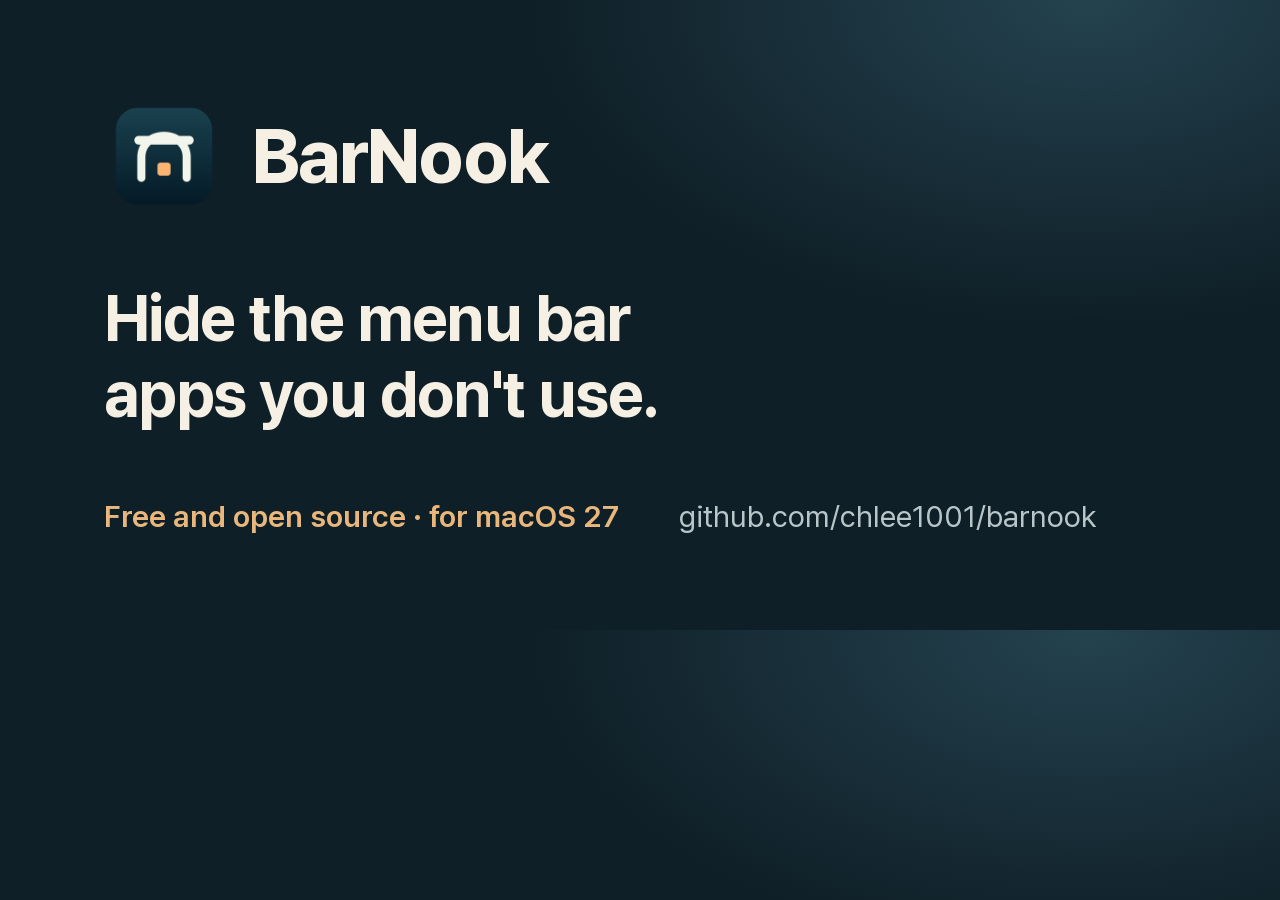
<file: scripts/og-card.html>
<!doctype html>
<!-- Open Graph card for the website. Rendered to site/assets/og/og-{en,ko}.png by
     `scripts/make-site-assets.sh og`; open with ?lang=en or ?lang=ko. -->
<html lang="en">
<head>
<meta charset="utf-8">
<title>BarNook OG card</title>
<style>
@font-face {
  font-family: "Pretendard Variable";
  font-weight: 45 920;
  font-style: normal;
  src: url("../site/assets/fonts/PretendardVariable.woff2") format("woff2-variations"),
       url("../site/assets/fonts/PretendardVariable.woff2") format("woff2");
}
html, body { margin: 0; }
body {
  width: 1200px; height: 630px; overflow: hidden; box-sizing: border-box;
  padding: 96px 104px; display: flex; flex-direction: column; justify-content: space-between;
  font-family: "Pretendard Variable", sans-serif; color: #f5efe4;
  background: radial-gradient(900px 520px at 85% 0%, #24424f 0%, #0f1f27 62%);
}
.brand { display: flex; align-items: center; gap: 28px; }
.brand img { width: 120px; height: 120px; border-radius: 27px; }
.brand b { font-size: 76px; font-weight: 750; letter-spacing: -.025em; }
h1 { margin: 0; font-size: 64px; line-height: 1.18; font-weight: 700; letter-spacing: -.025em; max-width: 960px; text-wrap: balance; }
:lang(ko) h1 { letter-spacing: -.035em; word-break: keep-all; }
.foot { display: flex; justify-content: space-between; align-items: baseline; font-size: 30px; color: #b9c6c9; }
.foot .tag { color: #e9b67c; font-weight: 600; }
</style>
</head>
<body>
<div class="brand"><img src="../site/assets/icon-256.png" alt=""><b>BarNook</b></div>
<h1 id="line"></h1>
<div class="foot"><span class="tag" id="tag"></span><span>github.com/chlee1001/barnook</span></div>
<script>
const COPY = {
  en: { line: "Hide the menu bar apps you don't use.", tag: "Free and open source · for macOS 27" },
  ko: { line: "안 쓰는 메뉴 막대 앱은 숨겨 두세요", tag: "무료 오픈 소스 · macOS 27용" },
};
const lang = new URLSearchParams(location.search).get("lang") === "ko" ? "ko" : "en";
document.documentElement.lang = lang;
document.getElementById("line").textContent = COPY[lang].line;
document.getElementById("tag").textContent = COPY[lang].tag;
</script>
</body>
</html>
</file>
<file: site/assets/site.css>
/* BarNook website. Derived from the landing-page mockup; the demo stage is drawn in CSS. */

/*
 * Pretendard Variable 1.3.9, unmodified.
 * Copyright (c) 2021, Kil Hyung-jin, with Reserved Font Name Pretendard.
 * SIL Open Font License 1.1: fonts/LICENSE.txt
 */
@font-face {
  font-family: 'Pretendard Variable';
  font-weight: 45 920;
  font-style: normal;
  font-display: swap;
  src: url('fonts/PretendardVariable.woff2') format('woff2-variations'), url('fonts/PretendardVariable.woff2') format('woff2');
}

:root {
  --ink: #10222b; --teal: #1f4450; --deep: #0f1f27; --cream: #f1f4ec; --orange: #f7b36f;
  --paper: #f7f6f1; --card: #fff; --line: #e2e2dc; --muted: #5d6b70; --soft: #8a979b;
}
* { box-sizing: border-box; }
html { scroll-behavior: smooth; }
body { margin: 0; font: 16px/1.55 "Pretendard Variable", Pretendard, -apple-system, BlinkMacSystemFont, system-ui, "Apple SD Gothic Neo", "Noto Sans KR", sans-serif; color: var(--ink); background: var(--paper); }
a { color: inherit; }
h1, h2, h3 { text-wrap: balance; }
.wrap { max-width: 1040px; margin: 0 auto; padding: 0 24px; }
:focus-visible { outline: 2px solid var(--orange); outline-offset: 2px; }
.privacy :focus-visible, .final :focus-visible, details :focus-visible { outline-color: #c0712a; }

/* Header */
header { background: var(--deep); color: var(--cream); }
.nav { display: flex; align-items: center; gap: 22px; height: 60px; }
.brand { display: flex; align-items: center; gap: 10px; font-weight: 700; font-size: 17px; text-decoration: none; }
.brand img { width: 30px; height: 30px; }
.nav .links { margin-left: auto; display: flex; gap: 20px; font-size: 14px; }
.nav .links a { text-decoration: none; opacity: .8; }
.nav .links a:hover { opacity: 1; }
/* Narrow screens keep GitHub and the language link. */
@media (max-width: 640px) { .nav .links a:not(.gh):not(.lang) { display: none; } }

/* Hero */
.hero { background: radial-gradient(900px 420px at 50% -80px, #2d5b67 0%, var(--deep) 70%); color: var(--cream); padding: 56px 0 72px; text-align: center; }
.hero img.icon { width: 104px; height: 104px; }
.hero h1 { font-size: clamp(34px, 5.4vw, 56px); line-height: 1.08; letter-spacing: -.02em; margin: 14px 0 16px; }
.hero .lede { max-width: 640px; margin: 0 auto; font-size: 18.5px; color: #cfd8d4; }
.cta { display: flex; gap: 12px; justify-content: center; flex-wrap: wrap; margin: 30px 0 12px; }
.btn { display: inline-flex; align-items: center; gap: 8px; padding: 12px 22px; border-radius: 12px; font-weight: 600; text-decoration: none; font-size: 16px; }
.btn.primary { background: var(--orange); color: var(--deep); }
.btn.primary:hover { background: #ffc285; }
.btn.ghost { border: 1px solid rgba(241,244,236,.35); color: var(--cream); }
.btn.ghost:hover { background: rgba(241,244,236,.08); }
.meta { font-size: 13.5px; color: #9fb0ab; }

/* Demo */
.demo { margin-top: 44px; }
.demo-controls { display: flex; flex-wrap: wrap; gap: 10px 16px; justify-content: center; align-items: center; margin-bottom: 14px; font-size: 13px; }
.seg { display: inline-flex; background: rgba(255,255,255,.1); border-radius: 9px; padding: 3px; }
.seg button { border: 0; background: transparent; color: #cfd8d4; font: inherit; padding: 4px 12px; border-radius: 7px; cursor: pointer; }
.seg button.on { background: var(--cream); color: var(--deep); font-weight: 600; }
.demo-controls label { color: #cfd8d4; display: inline-flex; gap: 6px; align-items: center; }
.demo-controls kbd { background: rgba(255,255,255,.12); border-color: rgba(255,255,255,.25); color: var(--cream); }
.stage-scroll { overflow-x: auto; padding-bottom: 6px; max-width: 100%; }
.stage { position: relative; width: 760px; height: 300px; margin: 0 auto; border-radius: 14px; overflow: hidden; text-align: left;
         background: radial-gradient(420px 260px at 82% 110%, rgba(247,179,111,.55), transparent 70%), linear-gradient(165deg, #3a6c78 0%, #1c3a45 55%, #132831 100%);
         box-shadow: 0 30px 70px rgba(0,0,0,.45), 0 0 0 1px rgba(255,255,255,.08); }
.mb { position: absolute; inset: 0 0 auto 0; height: 28px; display: flex; align-items: center; padding: 0 12px; font-size: 13px; color: #f4f6f2;
      background: rgba(255,255,255,.16); backdrop-filter: blur(20px); -webkit-backdrop-filter: blur(20px); }
.mb-left { display: flex; gap: 16px; white-space: nowrap; }
.mb-right { margin-left: auto; display: flex; align-items: center; gap: 10px; }
.mb-apps { display: flex; flex-direction: row-reverse; gap: 8px; align-items: center; }
.sys { display: grid; place-items: center; width: 22px; }
.clock { white-space: nowrap; }
.notch { position: absolute; left: 50%; top: 0; width: 180px; height: 30px; transform: translateX(-50%); background: #000; border-radius: 0 0 12px 12px; z-index: 2; }
.stage.plain .notch { display: none; }
.it { width: 22px; height: 18px; border-radius: 5px; display: grid; place-items: center; font-family: inherit; font-weight: 700; font-size: 10px; line-height: 1; color: #fff; flex: none; }
.it.new { animation: pop .35s ease-out; }
@keyframes pop { from { transform: scale(.4); } to { transform: scale(1); } }
.bn { border: 0; background: transparent; color: inherit; width: 24px; height: 22px; border-radius: 5px; display: grid; place-items: center; cursor: pointer; padding: 0; }
.bn:hover, .bn.on { background: rgba(255,255,255,.22); }
.more { font-weight: 700; padding: 0 4px; opacity: .9; }
button.more { border: 0; background: transparent; color: inherit; font: inherit; font-weight: 700; cursor: pointer; border-radius: 5px; }
button.more:hover { background: rgba(255,255,255,.22); }
.overflow { position: absolute; top: 34px; right: 120px; display: flex; flex-direction: column; min-width: 150px; padding: 5px; border-radius: 10px; background: rgba(246,246,242,.95); box-shadow: 0 10px 30px rgba(0,0,0,.3); color: var(--ink); font-size: 13px; z-index: 3; }
.overflow.off { display: none; }
.overflow div { display: flex; align-items: center; gap: 8px; padding: 4px 8px; border-radius: 6px; }
.overflow .bn-row { display: flex; align-items: center; gap: 8px; width: 100%; padding: 4px 8px; border: 0; border-radius: 6px;
                    background: none; color: inherit; font: inherit; text-align: left; cursor: pointer; }
.overflow .bn-row:hover { background: rgba(0,0,0,.07); }
.panel { position: absolute; top: 34px; display: flex; gap: 2px; padding: 5px; border-radius: 12px; background: rgba(246,246,242,.92);
         box-shadow: 0 10px 30px rgba(0,0,0,.3); transition: opacity .18s, transform .18s; z-index: 3; }
.panel.off { opacity: 0; transform: translateY(-6px); pointer-events: none; }
.panel button { border: 0; background: transparent; width: 36px; height: 36px; border-radius: 8px; display: grid; place-items: center; cursor: pointer; position: relative; padding: 0; }
.panel button:hover { background: rgba(0,0,0,.07); }
.panel .it { width: 24px; height: 24px; border-radius: 6px; font-size: 11px; }
.panel button.pinned::after { content: ""; position: absolute; bottom: 3px; width: 5px; height: 5px; border-radius: 50%; background: #e0892f; }
.panel .sep { width: 1px; background: #c9c9c4; margin: 7px 3px; }
.desk-hint { position: absolute; left: 16px; bottom: 14px; right: 16px; color: rgba(255,255,255,.88); font-size: 12.5px; text-shadow: 0 1px 2px rgba(0,0,0,.35); }
.desk-hint b { color: var(--orange); }
.demo-caption { max-width: 760px; margin: 14px auto 0; font-size: 13.5px; color: #b9c6c2; min-height: 42px; }

/* Sections */
section { padding: 76px 0; }
section + section { border-top: 1px solid var(--line); }
.eyebrow { color: #9a5412; font-weight: 700; font-size: 13px; letter-spacing: .08em; text-transform: uppercase; margin: 0 0 8px; }
h2 { font-size: clamp(26px, 3.4vw, 36px); line-height: 1.15; letter-spacing: -.015em; margin: 0 0 14px; }
.intro { color: var(--muted); max-width: 680px; margin: 0 0 36px; font-size: 17px; }
.grid { display: grid; gap: 18px; }
.g2 { grid-template-columns: repeat(auto-fit, minmax(min(300px, 100%), 1fr)); }
.g3 { grid-template-columns: repeat(auto-fit, minmax(min(260px, 100%), 1fr)); }
.card { background: var(--card); border-radius: 16px; padding: 22px 22px 20px; box-shadow: 0 0 0 1px var(--line); }
.card h3 { margin: 0 0 6px; font-size: 17px; }
.card p { margin: 0; color: var(--muted); font-size: 15px; }
.card .k { display: inline-grid; place-items: center; width: 34px; height: 34px; border-radius: 10px; background: #eef2ea; color: var(--teal); font-weight: 700; margin-bottom: 12px; }
kbd { font-family: inherit; font-weight: 600; font-size: 12.5px; line-height: 1; background: #eef0ea; border: 1px solid #d9dcd3; border-bottom-width: 2px; border-radius: 5px; padding: 2px 6px; }
code { font: 13.5px ui-monospace, SFMono-Regular, Menlo, monospace; background: #eef0ea; padding: 1px 5px; border-radius: 4px; }

/* Notch comparison */
.mini { height: 118px; border-radius: 12px; position: relative; overflow: hidden; margin-bottom: 16px; background: linear-gradient(165deg, #3a6c78, #1c3a45); }
.mini .bar { position: absolute; inset: 0 0 auto 0; height: 24px; background: rgba(255,255,255,.16); display: flex; align-items: center; justify-content: flex-end; gap: 7px; padding: 0 10px; color: #fff; font-size: 12px; }
.mini .n { position: absolute; left: 50%; top: 0; width: 120px; height: 26px; transform: translateX(-50%); background: #000; border-radius: 0 0 10px 10px; }
.mini .it { width: 18px; height: 15px; font-size: 9px; }
.mini .pan { position: absolute; top: 30px; right: 70px; display: flex; gap: 4px; padding: 5px; background: rgba(246,246,242,.92); border-radius: 10px; }
.mini .pan .it { width: 22px; height: 22px; }
.mini .tag { position: absolute; left: 12px; bottom: 10px; color: #fff; font-size: 12px; opacity: .9; }
.mini .chev { opacity: .9; }
.intro.note { margin: 24px 0 0; font-size: 15px; }
.bad { color: #ffb4a8; } .good { color: #bfe8c4; }

/* Steps */
.steps { counter-reset: s; }
.steps .card h3::before { counter-increment: s; content: counter(s); display: inline-grid; place-items: center; width: 26px; height: 26px; margin-right: 10px; border-radius: 50%; background: var(--teal); color: var(--cream); font-size: 13px; vertical-align: 2px; }

/* Privacy */
.privacy { background: var(--deep); color: var(--cream); }
.privacy .intro { color: #b9c6c2; }
.privacy .card { background: rgba(255,255,255,.05); box-shadow: 0 0 0 1px rgba(255,255,255,.1); }
.privacy .card p { color: #c4cfcb; }
.privacy .card .k { background: rgba(247,179,111,.16); color: var(--orange); }
.privacy .eyebrow { color: var(--orange); }
.privacy code { background: rgba(255,255,255,.1); }

/* Limits & FAQ */
.limits { list-style: none; padding: 0; margin: 0; display: grid; gap: 12px; }
.limits li { background: var(--card); box-shadow: 0 0 0 1px var(--line); border-radius: 12px; padding: 14px 16px 14px 44px; position: relative; color: var(--muted); }
.limits li::before { content: "!"; position: absolute; left: 14px; top: 14px; width: 20px; height: 20px; border-radius: 50%; background: #fbe3c7; color: #9a5412; font-weight: 800; font-size: 12px; display: grid; place-items: center; }
.limits b { color: var(--ink); }
details { background: var(--card); box-shadow: 0 0 0 1px var(--line); border-radius: 12px; padding: 0 18px; }
details + details { margin-top: 10px; }
summary { cursor: pointer; font-weight: 600; padding: 15px 0; list-style: none; display: flex; justify-content: space-between; gap: 12px; }
summary::-webkit-details-marker { display: none; }
summary::after { content: "+"; color: var(--soft); font-weight: 400; font-size: 20px; line-height: 1; }
details[open] summary::after { content: "–"; }
details[open] summary { padding-bottom: 8px; }
/* Padding, not margin: a margin would collapse out of the card and leave the answer touching its edge. */
details p { margin: 0; padding-bottom: 18px; color: var(--muted); }

/* Final CTA & footer */
.final { text-align: center; }
.final h2 { margin-top: 12px; }
.final .btn.ghost { color: var(--ink); border-color: #c9cdc3; }
.final .meta { color: var(--muted); }
footer { background: var(--deep); color: #9fb0ab; font-size: 13.5px; padding: 36px 0 44px; }
footer .row { display: flex; flex-wrap: wrap; gap: 10px 24px; margin-bottom: 14px; }
footer .row a { color: var(--cream); text-decoration: none; }
footer p { margin: 4px 0; text-wrap: pretty; }

/* Without JS the demo can't respond, so only its caption stays. */
.no-js .demo-controls, .no-js .stage-scroll { display: none; }

/* On a phone the 760px stage scrolls edge to edge; site.js starts it at the right end. */
@media (max-width: 640px) {
  .stage-scroll { margin: 0 -24px; max-width: none; }
  .stage { border-radius: 0; }
  /* The notch cards are narrow here: drop the clock and shrink the notch so the items stay beside it. */
  .mini .n { width: 56px; left: 32%; }
  .mini .bar { gap: 5px; padding: 0 8px; }
  .mini .clk { display: none; }
  .mini .pan { right: 8px; }
}

@media (prefers-reduced-motion: reduce) {
  html { scroll-behavior: auto; }
  .it.new { animation: none; }
  .panel { transition: none; }
}

/* Korean */
body:lang(ko) { word-break: keep-all; overflow-wrap: anywhere; line-height: 1.65; }
:lang(ko) .eyebrow { letter-spacing: .02em; }
:lang(ko) .hero h1 { line-height: 1.18; letter-spacing: -.03em; }
:lang(ko) h2 { line-height: 1.25; }
</file>
